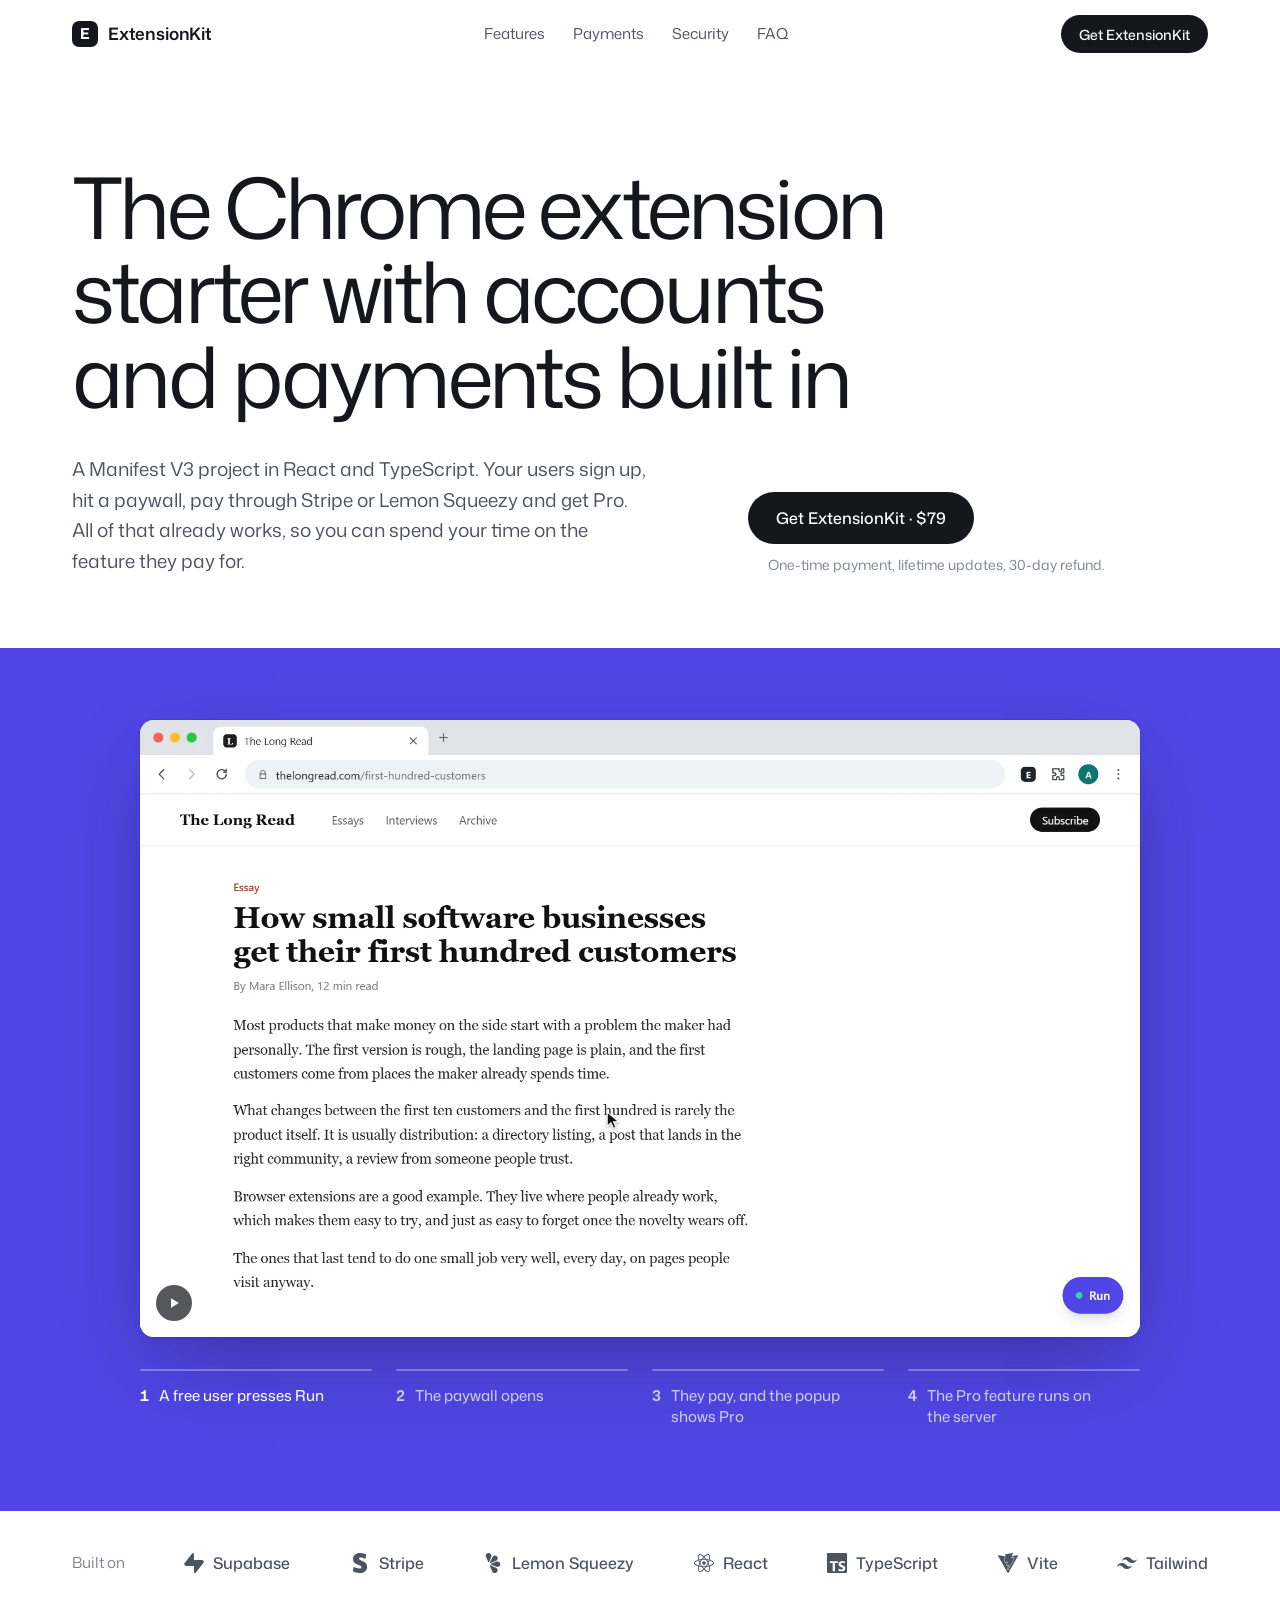
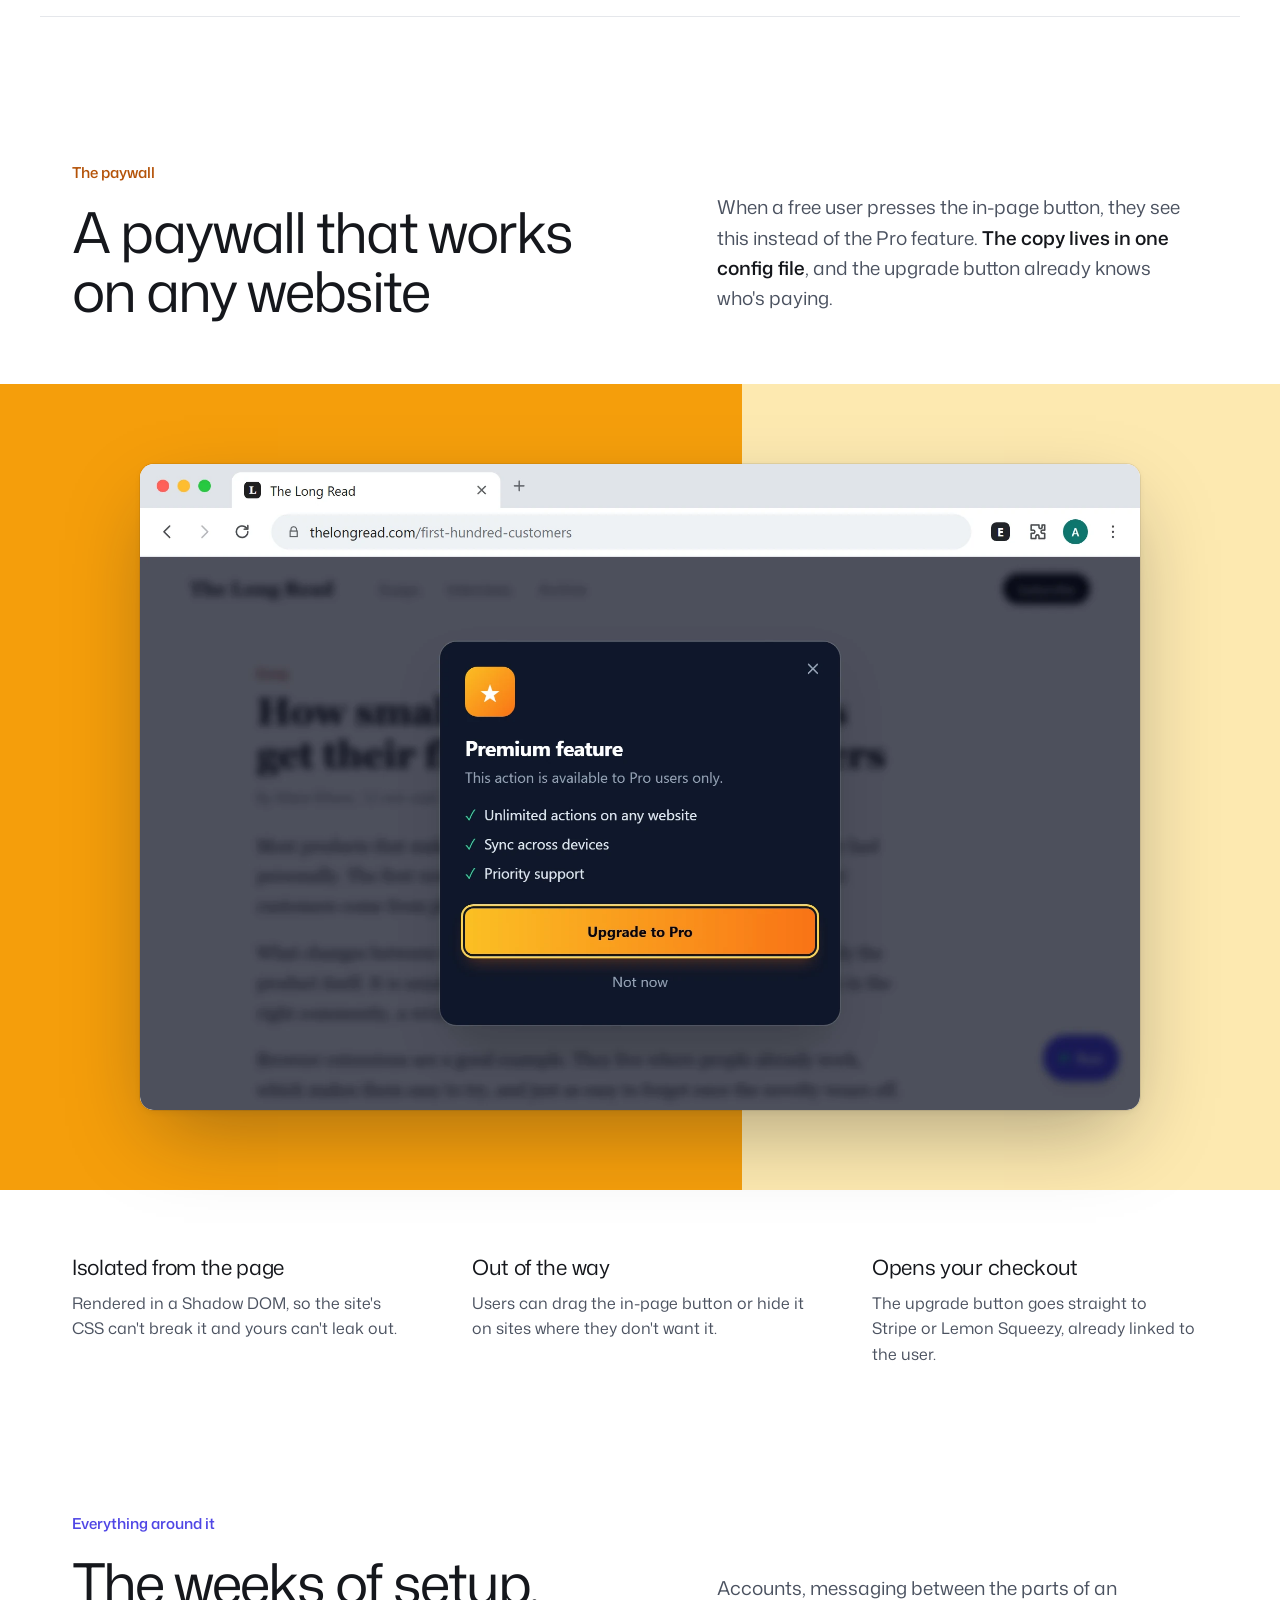
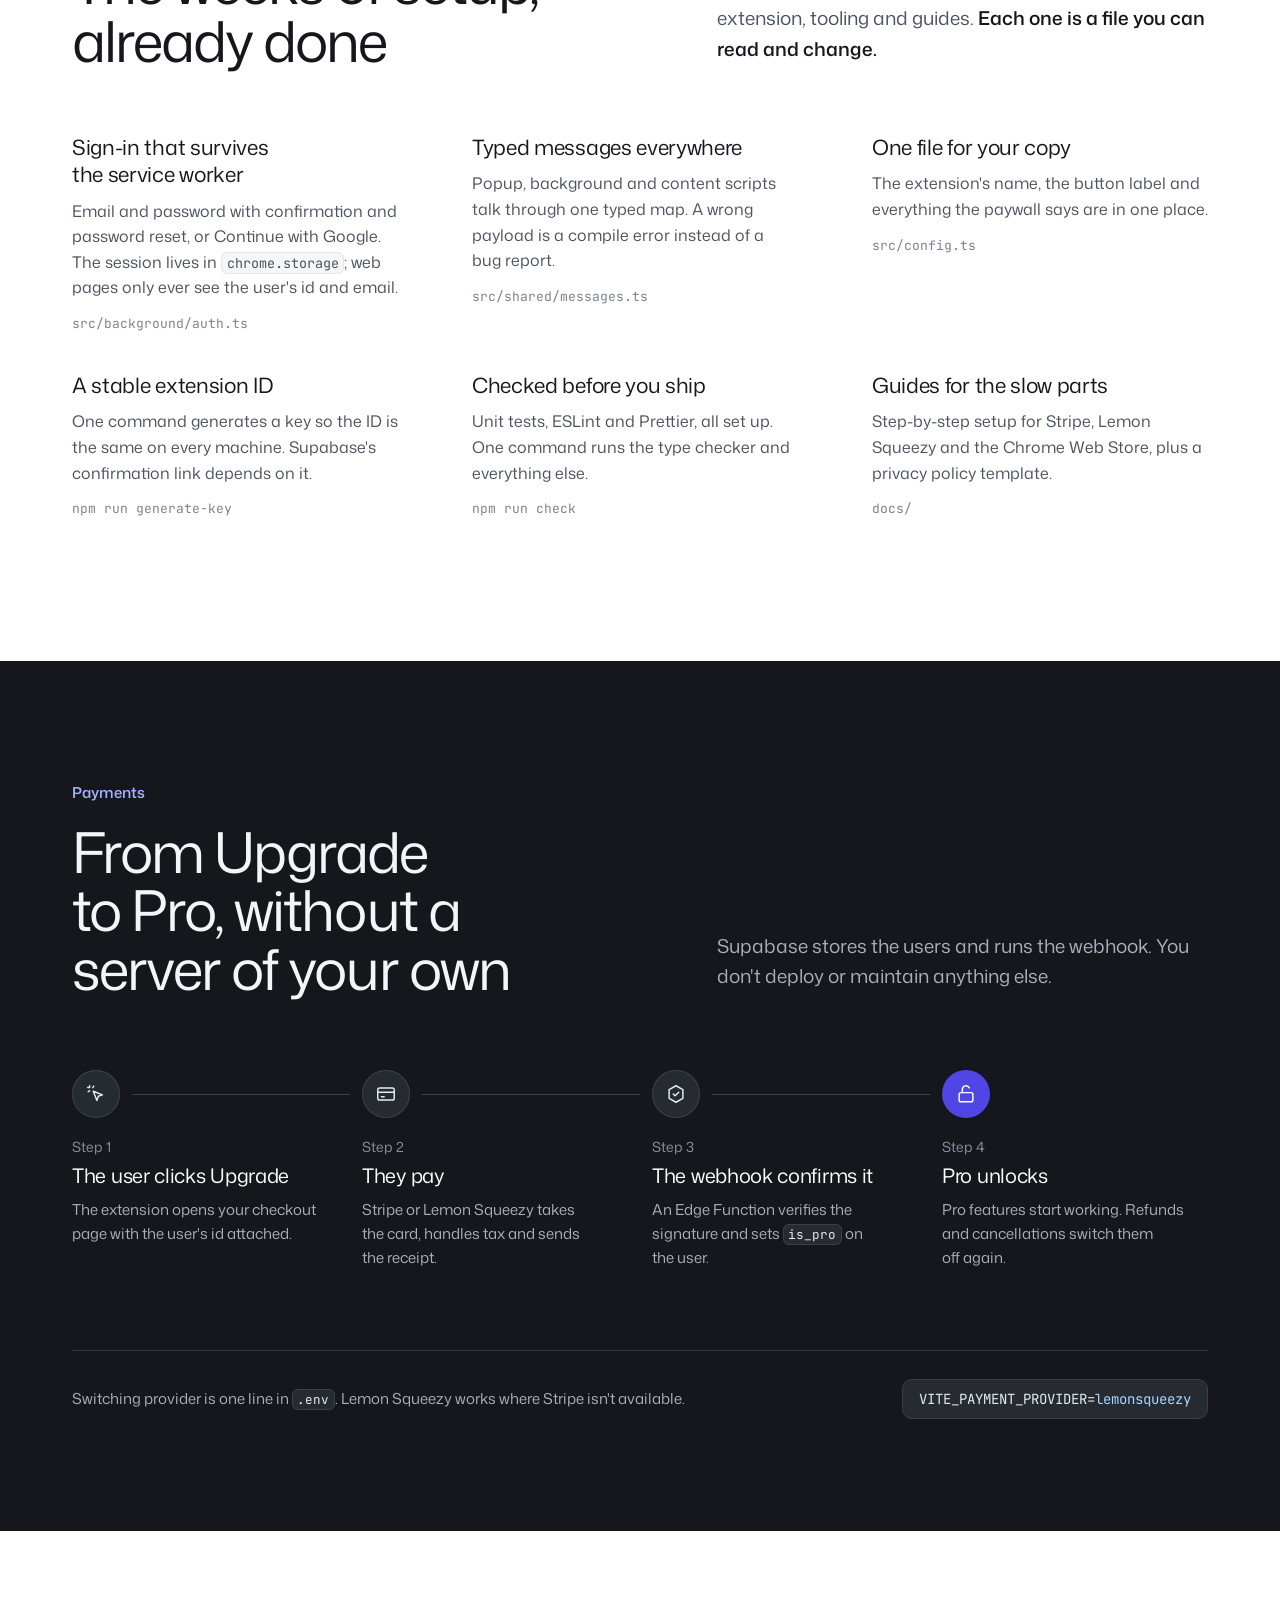
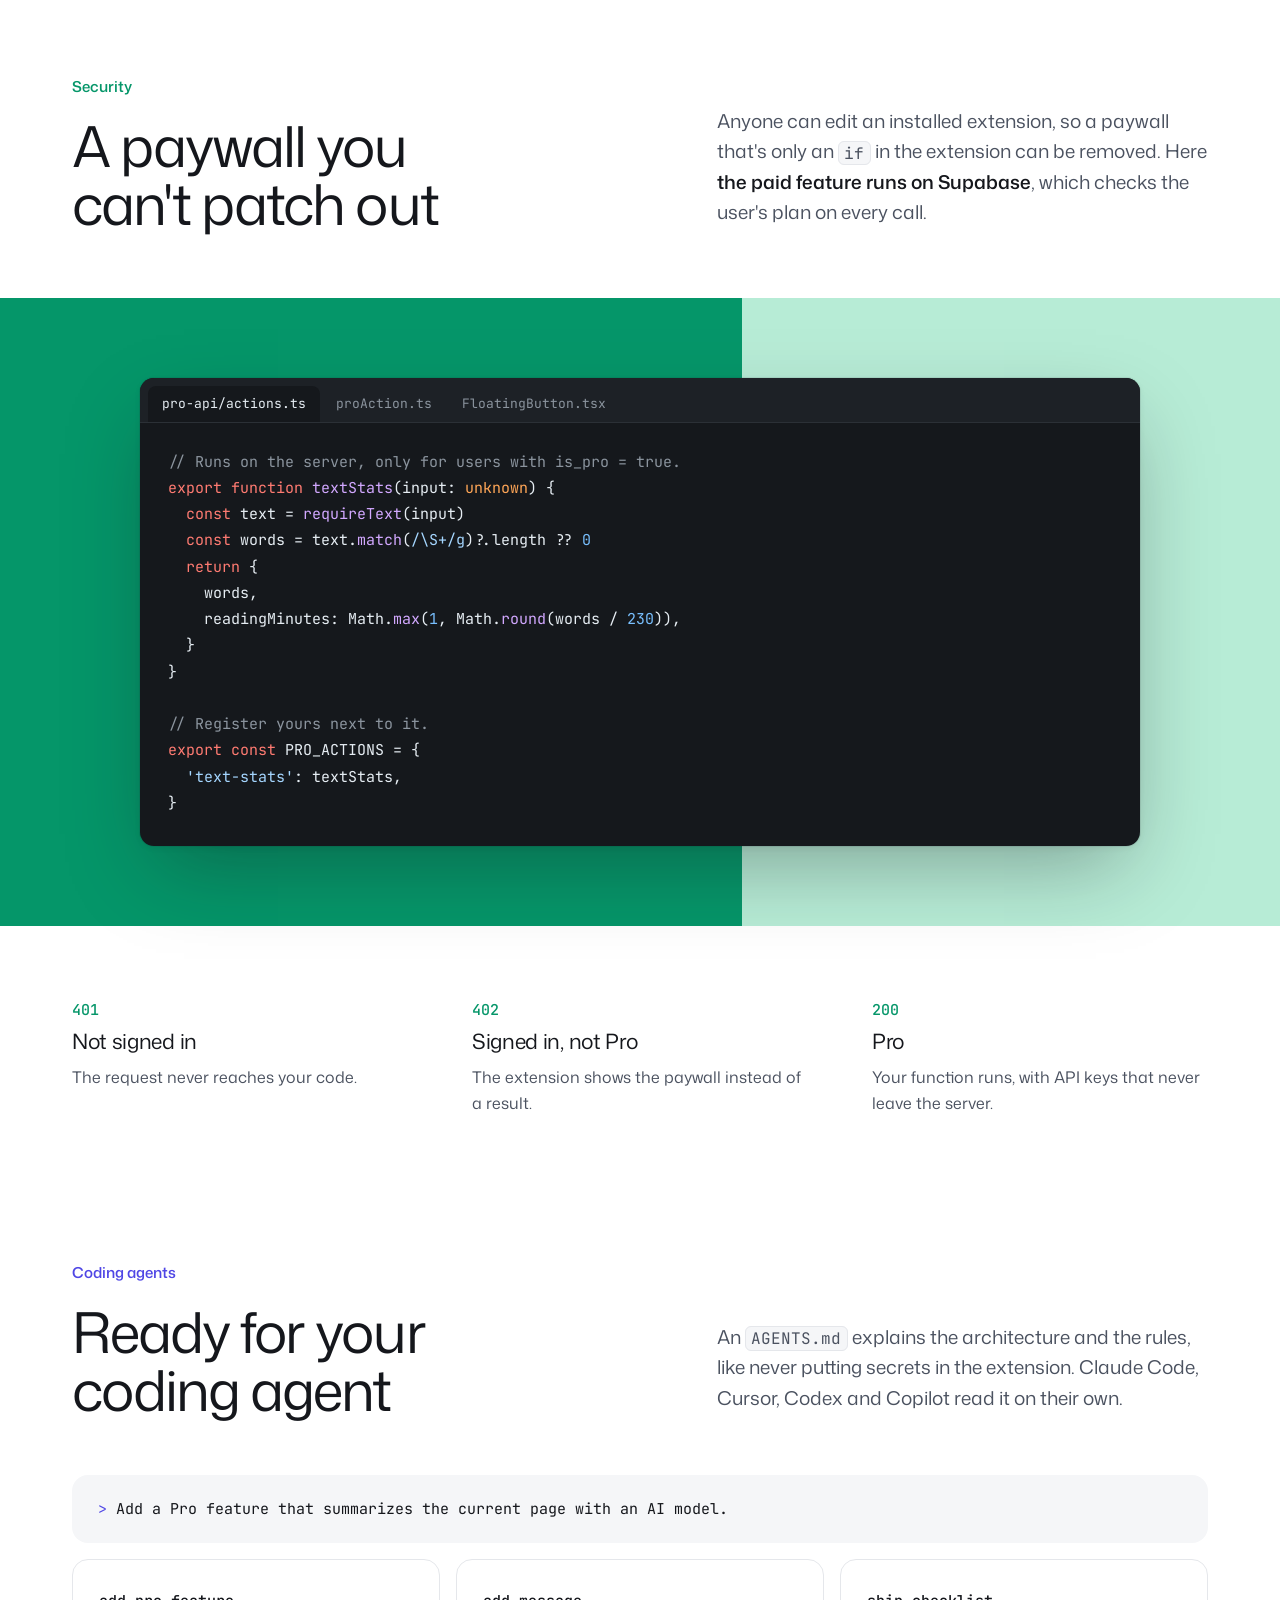
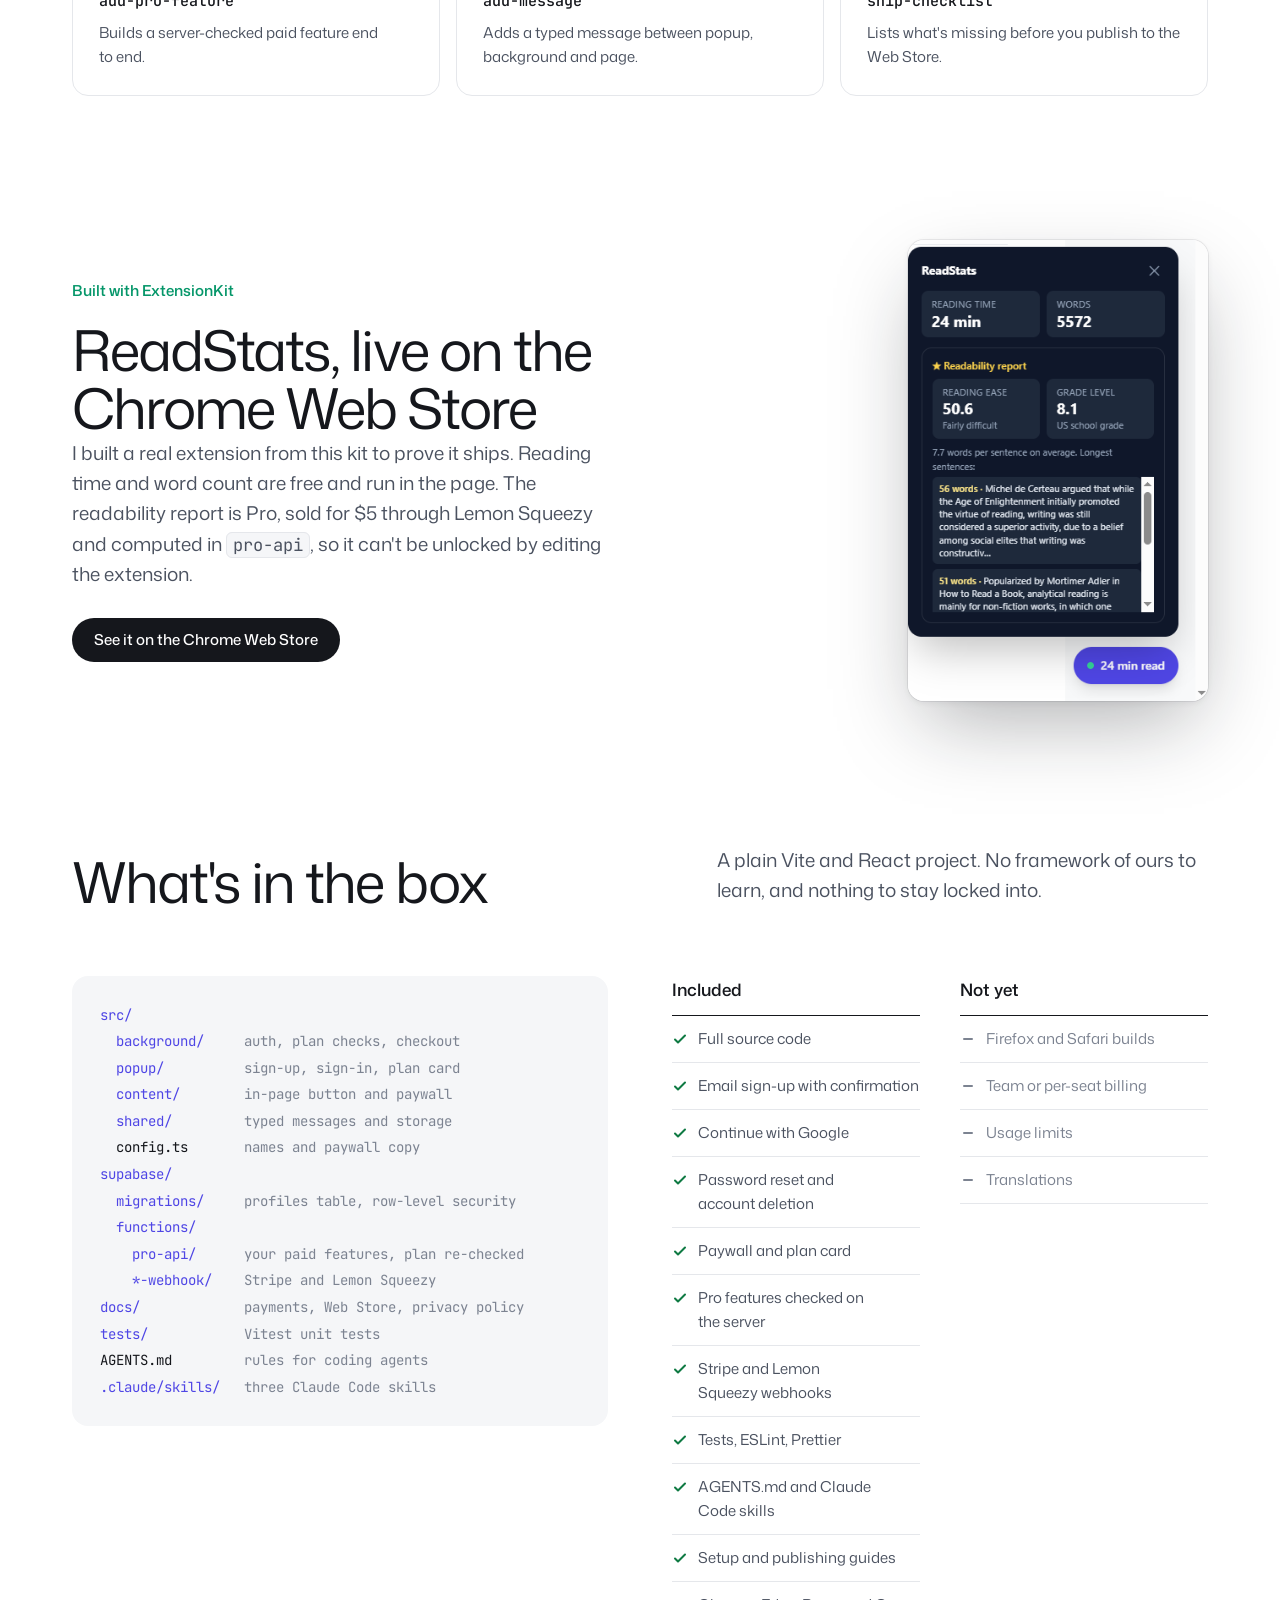
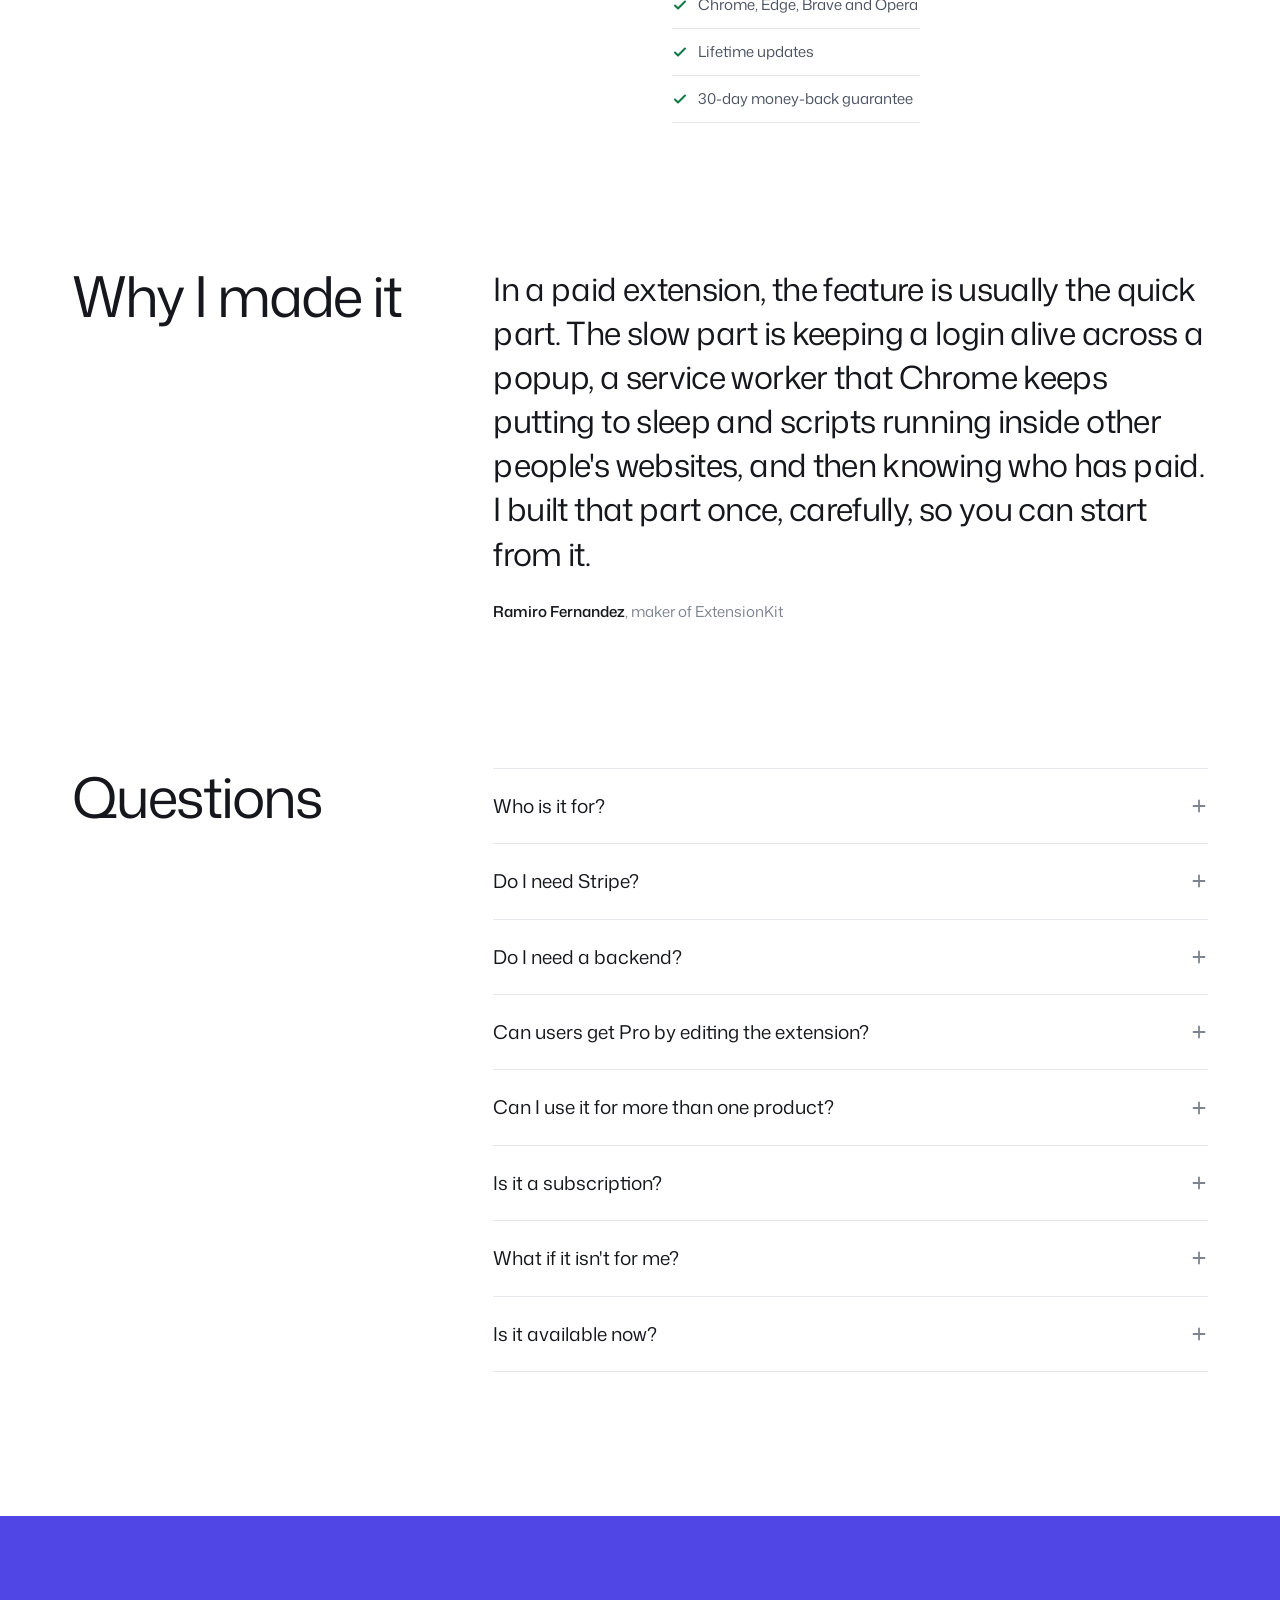
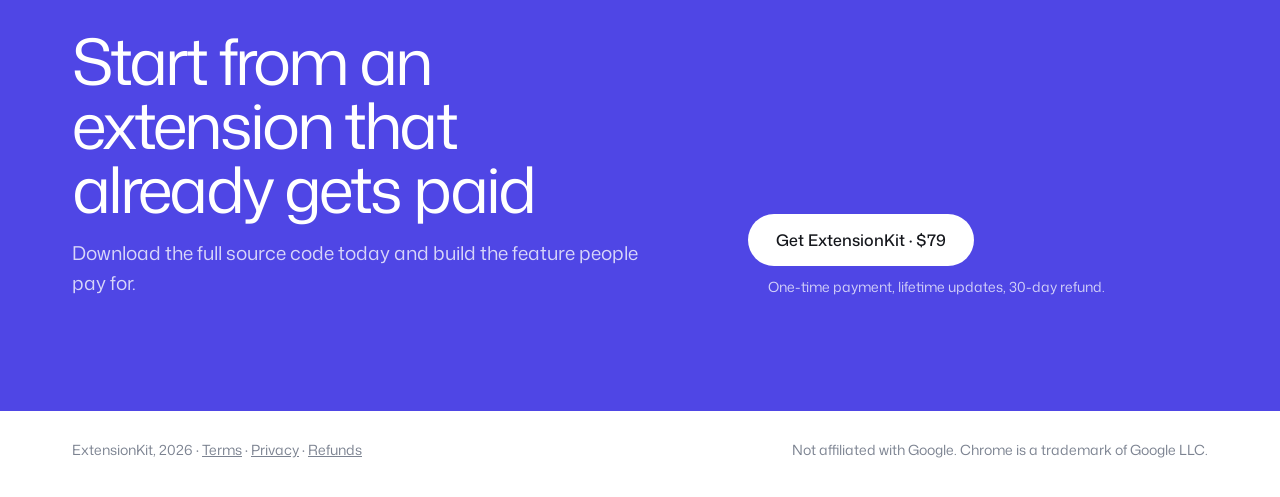
<file: index.html>
<!doctype html>
<html lang="en">
<head>
  <meta charset="utf-8" />
  <meta name="viewport" content="width=device-width, initial-scale=1" />
  <title>ExtensionKit: the Chrome extension starter with accounts and payments</title>
  <meta name="description" content="A Manifest V3 starter in React and TypeScript with Supabase and Google sign-in, an in-page paywall, server-checked Pro features and Stripe or Lemon Squeezy payments already wired up." />
  <link rel="canonical" href="https://getextensionkit.github.io/" />
  <meta property="og:type" content="website" />
  <meta property="og:site_name" content="ExtensionKit" />
  <meta property="og:url" content="https://getextensionkit.github.io/" />
  <meta property="og:title" content="ExtensionKit: the Chrome extension starter with accounts and payments" />
  <meta property="og:description" content="Sign-up, an in-page paywall and Stripe or Lemon Squeezy payments, already working in a Manifest V3 project. $79 once, lifetime updates." />
  <meta property="og:image" content="https://getextensionkit.github.io/img/og.png" />
  <meta property="og:image:type" content="image/png" />
  <meta property="og:image:width" content="1200" />
  <meta property="og:image:height" content="630" />
  <meta property="og:image:alt" content="ExtensionKit: the Chrome extension starter with accounts and payments built in, next to the extension popup in Chrome." />
  <meta name="twitter:card" content="summary_large_image" />
  <meta name="twitter:title" content="ExtensionKit: the Chrome extension starter with accounts and payments" />
  <meta name="twitter:description" content="Sign-up, an in-page paywall and Stripe or Lemon Squeezy payments, already working. $79 once, lifetime updates." />
  <meta name="twitter:image" content="https://getextensionkit.github.io/img/og.png" />
  <meta name="twitter:image:alt" content="ExtensionKit: the Chrome extension starter with accounts and payments built in, next to the extension popup in Chrome." />
  <meta name="color-scheme" content="light" />
  <meta name="theme-color" content="#ffffff" />
  <link rel="icon" href="data:image/svg+xml,%3Csvg xmlns='http://www.w3.org/2000/svg' viewBox='0 0 32 32'%3E%3Crect width='32' height='32' rx='8' fill='%231b1f24'/%3E%3Cpath d='M11 8.5h10.5v3.2h-6.8v2.7h6v3.1h-6v2.8h6.9v3.2H11z' fill='%23fff'/%3E%3C/svg%3E" />
  <link rel="preconnect" href="https://fonts.googleapis.com" />
  <link rel="preconnect" href="https://fonts.gstatic.com" crossorigin />
  <link href="https://fonts.googleapis.com/css2?family=Mona+Sans:wdth,wght@75..125,200..900&family=JetBrains+Mono:wght@400;500&display=swap" rel="stylesheet" />
  <link rel="preload" as="image" href="img/demo-poster.webp" media="(min-width: 641px)" />
  <style>
    :root {
      --bg: #ffffff;
      --bg-2: #f5f6f8;
      --ink: #15171c;
      --ink-2: #4b5260;
      --ink-3: #7c8391;
      --line: #e5e7eb;
      --line-2: #d4d8de;
      /* Color worlds, taken from the extension's own UI */
      --indigo: #4f46e5;
      --indigo-2: #c9cefc;
      --amber: #f59e0b;
      --amber-2: #fde9b0;
      --green: #059669;
      --green-2: #b7ecd6;
      --ok: #0f7a43;
      --err: #c0281b;
      --code-bg: #15181c;
      --sans: 'Mona Sans', system-ui, -apple-system, 'Segoe UI', sans-serif;
      --mono: 'JetBrains Mono', ui-monospace, Menlo, Consolas, monospace;
      --ease-out: cubic-bezier(0.23, 1, 0.32, 1);
      --shadow-lg: 0 0 0 1px rgba(21, 23, 28, .08), 0 2px 6px rgba(21, 23, 28, .06), 0 32px 80px -16px rgba(21, 23, 28, .35);
    }
    * { box-sizing: border-box; margin: 0; padding: 0; }
    html { scroll-behavior: smooth; scroll-padding-top: 80px; }
    body { background: var(--bg); color: var(--ink); font: 400 17px/1.6 var(--sans); -webkit-font-smoothing: antialiased; -moz-osx-font-smoothing: grayscale; overflow-x: hidden; }
    a { color: inherit; }
    img { display: block; max-width: 100%; height: auto; }
    h1, h2, h3 { text-wrap: balance; font-weight: 400; }
    p, li, summary { text-wrap: pretty; }
    ::selection { background: #d9dcfe; }
    :focus-visible { outline: 2px solid var(--indigo); outline-offset: 2px; border-radius: 6px; }
    code { font-family: var(--mono); font-size: .84em; }
    p code, li code { background: var(--bg-2); border: 1px solid var(--line); border-radius: 6px; padding: .05em .35em; }

    .wrap { max-width: 1200px; margin: 0 auto; padding: 0 32px; }

    /* Buttons and form */
    .btn { display: inline-flex; align-items: center; justify-content: center; gap: 8px; height: 44px; padding: 0 22px; border-radius: 999px; border: 0; background: var(--ink); color: #fff; font: 500 15px var(--sans); text-decoration: none; cursor: pointer; white-space: nowrap; -webkit-tap-highlight-color: transparent; touch-action: manipulation; transition: background-color 150ms ease, transform 120ms var(--ease-out); }
    .btn:hover { background: #30343c; }
    .btn:active { transform: scale(.97); }
    .hp { position: absolute; left: -9999px; width: 1px; height: 1px; opacity: 0; }
    .note { margin: 10px 0 0 20px; font-size: 14px; color: var(--ink-3); min-height: 22px; }
    .note.ok { color: var(--ok); }
    .note.err { color: var(--err); }

    /* Nav */
    .nav { position: sticky; top: 0; z-index: 10; background: rgba(255, 255, 255, .86); backdrop-filter: saturate(180%) blur(12px); -webkit-backdrop-filter: saturate(180%) blur(12px); border-bottom: 1px solid transparent; transition: border-color 200ms ease; }
    .nav.scrolled { border-bottom-color: var(--line); }
    .nav .wrap { display: flex; align-items: center; height: 68px; gap: 32px; }
    .logo { display: flex; align-items: center; gap: 10px; font-weight: 600; font-size: 17px; letter-spacing: -.01em; text-decoration: none; }
    .mark { width: 26px; height: 26px; border-radius: 7px; background: var(--ink); color: #fff; display: grid; place-items: center; font-size: 15px; font-weight: 700; }
    .nav nav { display: flex; gap: 28px; margin: 0 auto; font-size: 15px; color: var(--ink-2); }
    .nav nav a { text-decoration: none; padding: 8px 0; transition: color 150ms ease; }
    .nav nav a:hover { color: var(--ink); }
    .nav .btn { height: 38px; padding: 0 18px; font-size: 14px; }

    /* Type */
    .display { font-size: clamp(46px, 6.6vw, 88px); line-height: 1; letter-spacing: -.045em; }
    .h2 { font-size: clamp(36px, 4.4vw, 56px); line-height: 1.04; letter-spacing: -.035em; }
    .tag { font-size: 15px; font-weight: 550; margin-bottom: 18px; }
    .tag.indigo { color: var(--indigo); }
    .tag.amber { color: #b45309; }
    .tag.green { color: var(--green); }
    .lede { font-size: 19px; line-height: 1.6; color: var(--ink-2); }
    .lede b { color: var(--ink); font-weight: 550; }

    /* Section scaffolding: big headline left, copy right */
    .sec { padding-top: 144px; }
    .head { display: grid; grid-template-columns: minmax(0, 1.15fr) minmax(0, 1fr); gap: 32px 80px; align-items: end; }
    .head .lede { max-width: 520px; padding-bottom: 6px; }

    /* Full-bleed two-tone color world with the product floating across the seam */
    .world { margin-top: 64px; padding: 80px 0; background: linear-gradient(90deg, var(--c1) 0 58%, var(--c2) 58% 100%); }
    .world.indigo { --c1: var(--indigo); --c2: var(--indigo-2); }
    .world.amber { --c1: var(--amber); --c2: var(--amber-2); }
    .world.green { --c1: var(--green); --c2: var(--green-2); }
    .float { width: 100%; max-width: 1000px; margin: 0 auto; border-radius: 14px; overflow: hidden; box-shadow: var(--shadow-lg); background: #fff; }

    .points { display: grid; grid-template-columns: repeat(3, minmax(0, 1fr)); gap: 40px 64px; margin-top: 64px; }
    .points h3 { font-size: 21px; line-height: 1.3; letter-spacing: -.015em; }
    .points p { margin-top: 10px; font-size: 16px; color: var(--ink-2); }
    .points .path { margin-top: 14px; font: 13px var(--mono); color: var(--ink-3); }
    .points .code { font: 500 15px var(--mono); color: var(--green); margin-bottom: 8px; }

    /* Hero */
    .hero { padding-top: 96px; }
    .hero .display { max-width: 1060px; }
    .hero-row { display: grid; grid-template-columns: minmax(0, 1fr) 460px; gap: 48px 80px; align-items: end; margin-top: 36px; }
    .hero .lede { max-width: 580px; }
    .hero .world { margin-top: 72px; padding: 72px 0 80px; background: var(--indigo); }
    .frame { position: relative; }
    .frame video { display: block; width: 100%; height: auto; aspect-ratio: 1800 / 1110; }
    .frame .still { display: none; width: 100%; }
    .pp { position: absolute; left: 16px; bottom: 16px; width: 36px; height: 36px; border-radius: 50%; border: 0; background: rgba(21, 23, 28, .72); color: #fff; display: grid; place-items: center; cursor: pointer; opacity: 0; transition: opacity 150ms ease, background-color 150ms ease; -webkit-tap-highlight-color: transparent; }
    .frame:hover .pp, .pp:focus-visible, .pp.paused { opacity: 1; }
    .pp:hover { background: rgba(21, 23, 28, .9); }
    .pp svg { width: 16px; height: 16px; stroke: currentColor; fill: none; stroke-width: 2; stroke-linecap: round; }
    .pp .i-play { fill: currentColor; stroke: none; display: none; }
    .pp.paused .i-play { display: block; }
    .pp.paused .i-pause { display: none; }
    .steps { list-style: none; display: grid; grid-template-columns: repeat(4, minmax(0, 1fr)); gap: 24px; max-width: 1000px; margin: 32px auto 0; }
    .steps button { position: relative; display: flex; gap: 10px; align-items: baseline; width: 100%; padding: 16px 0 4px; border: 0; background: none; font: 450 15px/1.4 var(--sans); color: rgba(255, 255, 255, .72); text-align: left; cursor: pointer; transition: color 200ms ease; }
    .steps button::before, .steps button::after { content: ''; position: absolute; left: 0; right: 0; top: 0; height: 2px; border-radius: 2px; background: rgba(255, 255, 255, .3); }
    .steps button::after { background: #fff; transform-origin: left; transform: scaleX(var(--p, 0)); }
    .steps button.on, .steps button:hover { color: #fff; }
    .steps span { font-weight: 650; font-variant-numeric: tabular-nums; }
    .still-cap { display: none; margin-top: 16px; font-size: 14px; color: rgba(255, 255, 255, .85); }

    /* Stack */
    .stack .wrap { display: flex; flex-wrap: wrap; align-items: center; justify-content: space-between; gap: 18px 32px; padding-top: 40px; padding-bottom: 40px; border-bottom: 1px solid var(--line); }
    .stack p { font-size: 15px; color: var(--ink-3); }
    .stack span { display: inline-flex; align-items: center; gap: 9px; font-size: 16px; font-weight: 500; color: var(--ink-2); }
    .stack svg { width: 20px; height: 20px; fill: currentColor; }

    /* Payments (dark) */
    .pay { margin-top: 144px; background: var(--ink); color: #f3f5f7; padding: 120px 0 112px; }
    .pay .lede { color: #a9b0bb; }
    .pay .tag { color: #a5b4fc; }
    .flow { list-style: none; display: grid; grid-template-columns: repeat(4, minmax(0, 1fr)); gap: 24px; margin-top: 72px; }
    .flow li { position: relative; padding-top: 68px; }
    .flow li::before { content: ''; position: absolute; top: 24px; left: 60px; right: -12px; height: 1px; background: #3a404a; }
    .flow li:last-child::before { display: none; }
    .flow .ic { position: absolute; top: 0; left: 0; width: 48px; height: 48px; border-radius: 50%; background: #262a31; box-shadow: inset 0 0 0 1px #3a404a; display: grid; place-items: center; }
    .flow .ic svg { width: 22px; height: 22px; fill: none; stroke: #e7eaee; stroke-width: 1.6; stroke-linecap: round; stroke-linejoin: round; }
    .flow li:last-child .ic { background: var(--indigo); box-shadow: none; }
    .flow li:last-child .ic svg { stroke: #fff; }
    .flow h3 { font-size: 20px; line-height: 1.3; letter-spacing: -.015em; color: #fff; }
    .flow h3 small { display: block; font-size: 14px; color: #8a929e; margin-bottom: 6px; letter-spacing: 0; }
    .flow p { margin-top: 10px; font-size: 15px; color: #a9b0bb; }
    .pay code { background: #262a31; border: 1px solid #3a404a; color: #e7eaee; border-radius: 6px; padding: .05em .35em; }
    .provider { margin-top: 80px; display: flex; flex-wrap: wrap; align-items: center; justify-content: space-between; gap: 16px 24px; padding-top: 28px; border-top: 1px solid #30353e; color: #a9b0bb; font-size: 15px; }
    .provider pre { font: 14px var(--mono); color: #e7eaee; background: #262a31; border: 1px solid #3a404a; border-radius: 10px; padding: 10px 16px; overflow-x: auto; max-width: 100%; }
    .provider pre .v { color: #a5d6ff; }

    /* Code editor */
    .editor { max-width: 1000px; margin: 0 auto; background: var(--code-bg); border-radius: 14px; overflow: hidden; box-shadow: var(--shadow-lg); }
    .tabs { display: flex; gap: 2px; padding: 8px 8px 0; background: #1d2126; border-bottom: 1px solid #2b3036; overflow-x: auto; }
    .tabs button { font: 13px var(--mono); color: #8b949e; background: none; border: 0; padding: 9px 14px 10px; border-radius: 8px 8px 0 0; cursor: pointer; white-space: nowrap; transition: color 150ms ease, background-color 150ms ease; }
    .tabs button:hover { color: #c9d1d9; }
    .tabs button[aria-selected=true] { color: #e6edf3; background: var(--code-bg); }
    .tabs button:focus-visible { outline-offset: -2px; }
    .editor pre { font: 15px/1.75 var(--mono); color: #e6edf3; padding: 26px 28px 30px; overflow-x: auto; tab-size: 2; min-height: 340px; }
    .editor pre[hidden] { display: none; }
    .editor .k { color: #ff7b72; } .editor .s { color: #a5d6ff; } .editor .f { color: #d2a8ff; } .editor .c { color: #8b949e; } .editor .t { color: #ffa657; } .editor .n { color: #79c0ff; }

    /* Agents */
    .skills { margin-top: 56px; display: grid; grid-template-columns: repeat(3, minmax(0, 1fr)); gap: 16px; }
    .prompt { grid-column: 1 / -1; padding: 22px 26px; border-radius: 16px; background: var(--bg-2); font: 15px/1.6 var(--mono); color: var(--ink); }
    .prompt span { color: var(--indigo); }
    .built { display: grid; grid-template-columns: minmax(0, 1fr) auto; gap: 48px 80px; align-items: center; }
    .built .lede { max-width: 560px; }
    .built .lede code { font-size: .9em; }
    .built-links { margin-top: 28px; }
    .built img { width: 300px; height: auto; border-radius: 16px; box-shadow: var(--shadow-lg); }
    @media (max-width: 720px) { .built { grid-template-columns: minmax(0, 1fr); } .built img { justify-self: center; width: min(300px, 100%); } }
    .skill { padding: 26px; border-radius: 16px; border: 1px solid var(--line); }
    .skill code { font-size: 15px; font-weight: 500; color: var(--ink); }
    .skill p { margin-top: 8px; font-size: 15px; color: var(--ink-2); }

    /* Box */
    .box { display: grid; grid-template-columns: minmax(0, 1fr) minmax(0, 1fr); gap: 64px; margin-top: 64px; align-items: start; }
    .tree { font: 14px/1.9 var(--mono); color: var(--ink); background: var(--bg-2); border-radius: 16px; padding: 26px 28px; overflow-x: auto; }
    .tree .c { color: var(--ink-3); }
    .tree .d { color: var(--indigo); }
    .lists { display: grid; grid-template-columns: 1fr 1fr; gap: 40px; align-content: start; }
    .lists h3 { font-size: 17px; font-weight: 550; padding-bottom: 12px; border-bottom: 1px solid var(--ink); }
    .lists ul { list-style: none; }
    .lists li { display: flex; gap: 10px; padding: 11px 0; border-bottom: 1px solid var(--line); font-size: 15px; color: var(--ink-2); }
    .lists li svg { flex: none; width: 16px; height: 16px; margin-top: 4px; fill: none; stroke-width: 2; stroke-linecap: round; stroke-linejoin: round; }
    .lists .yes svg { stroke: var(--ok); }
    .lists .no li { color: var(--ink-3); }
    .lists .no svg { stroke: var(--ink-3); }

    /* Author */
    .author { display: grid; grid-template-columns: minmax(0, 1fr) minmax(0, 2fr); gap: 64px; }
    .author blockquote { font-size: clamp(24px, 2.6vw, 32px); line-height: 1.38; letter-spacing: -.02em; }
    .author .who { margin-top: 24px; font-size: 15px; color: var(--ink-3); }
    .author .who b { color: var(--ink); font-weight: 550; }

    /* FAQ */
    .faq { display: grid; grid-template-columns: minmax(0, 1fr) minmax(0, 2fr); gap: 64px; }
    .faq details { border-top: 1px solid var(--line); }
    .faq details:last-child { border-bottom: 1px solid var(--line); }
    .faq summary { list-style: none; display: flex; justify-content: space-between; align-items: center; gap: 24px; padding: 22px 0; font-size: 19px; cursor: pointer; }
    .faq summary::-webkit-details-marker { display: none; }
    .faq summary svg { flex: none; width: 18px; height: 18px; fill: none; stroke: var(--ink-3); stroke-width: 1.8; stroke-linecap: round; transition: transform 200ms var(--ease-out); }
    .faq details[open] summary svg { transform: rotate(45deg); }
    .faq details p { padding: 0 48px 24px 0; color: var(--ink-2); max-width: 680px; }
    .faq details[open] p { animation: open 200ms var(--ease-out); }
    @keyframes open { from { opacity: 0; transform: translateY(-4px); } }

    /* Final CTA */
    .cta { margin-top: 144px; background: var(--indigo); color: #fff; padding: 112px 0; }
    .cta .wrap { display: grid; grid-template-columns: minmax(0, 1fr) 460px; gap: 48px 80px; align-items: end; }
    .cta .lede { color: rgba(255, 255, 255, .78); margin-top: 18px; }
    .cta .display { font-size: clamp(40px, 5vw, 68px); max-width: 680px; }
    .btn.buy { height: 52px; padding: 0 28px; font-size: 16px; }
    .cta .btn { background: #fff; color: var(--ink); }
    .cta .btn:hover { background: #eef0ff; }
    .cta .note { color: rgba(255, 255, 255, .75); }
    .cta .note.ok { color: #c8f7dc; }
    .cta .note.err { color: #ffd4cf; }

    footer .wrap { display: flex; flex-wrap: wrap; justify-content: space-between; gap: 8px 24px; padding-top: 28px; padding-bottom: 36px; font-size: 14px; color: var(--ink-3); }

    /* One orchestrated entrance */
    @media (prefers-reduced-motion: no-preference) {
      .hero .display, .hero-row, .hero .world { animation: rise 800ms var(--ease-out) both; }
      .hero-row { animation-delay: 90ms; }
      .hero .world { animation-delay: 200ms; animation-duration: 1000ms; }
      @keyframes rise { from { opacity: 0; transform: translateY(18px); } }
    }

    @media (max-width: 1080px) {
      .head, .hero-row, .cta .wrap { grid-template-columns: minmax(0, 1fr); }
      .hero-row .signup, .cta .signup { max-width: 520px; }
      .points, .skills { grid-template-columns: repeat(2, minmax(0, 1fr)); }
      .box, .author, .faq { grid-template-columns: minmax(0, 1fr); gap: 40px; }
      .flow { grid-template-columns: repeat(2, minmax(0, 1fr)); row-gap: 56px; }
      .flow li:nth-child(2)::before { display: none; }
    }
    @media (max-width: 720px) {
      .wrap { padding: 0 20px; }
      .nav nav { display: none; }
      .nav .btn { margin-left: auto; }
      .hero { padding-top: 48px; }
      .display { font-size: 44px; letter-spacing: -.04em; }
      .lede { font-size: 17px; }
      .sec { padding-top: 96px; }
      .world { margin-top: 40px; padding: 40px 0; background: linear-gradient(180deg, var(--c1) 0 62%, var(--c2) 62% 100%); }
      .hero .world { margin-top: 48px; padding: 32px 0 40px; }
      .points, .skills { grid-template-columns: minmax(0, 1fr); gap: 32px; }
      .flow { grid-template-columns: minmax(0, 1fr); }
      .flow li::before { display: none; }
      .pay { margin-top: 96px; padding: 88px 0; }
      .lists { grid-template-columns: minmax(0, 1fr); }
      .cta { margin-top: 96px; padding: 80px 0; }
      .stack .wrap { justify-content: flex-start; }
      .editor pre, .tree { font-size: 12.5px; }
      .editor pre { min-height: 0; padding: 18px; }
    }
    @media (max-width: 640px) {
      .frame video, .pp, .steps { display: none; }
      .frame .still { display: block; }
      .still-cap { display: block; }
    }
    @media (prefers-reduced-motion: reduce) {
      html { scroll-behavior: auto; }
      .btn, .faq summary svg, .tabs button, .nav, .nav nav a, .pp, .steps button { transition: none; }
      .btn:active { transform: none; }
      .faq details[open] p { animation: none; }
    }
  </style>
</head>
<body>
  <svg width="0" height="0" style="position:absolute" aria-hidden="true"><symbol id="i-supabase" viewBox="0 0 24 24"><path d="M11.9 1.036c-.015-.986-1.26-1.41-1.874-.637L.764 12.05C-.33 13.427.65 15.455 2.409 15.455h9.579l.113 7.51c.014.985 1.259 1.408 1.873.636l9.262-11.653c1.093-1.375.113-3.403-1.645-3.403h-9.642z"/></symbol><symbol id="i-stripe" viewBox="0 0 24 24"><path d="M13.976 9.15c-2.172-.806-3.356-1.426-3.356-2.409 0-.831.683-1.305 1.901-1.305 2.227 0 4.515.858 6.09 1.631l.89-5.494C18.252.975 15.697 0 12.165 0 9.667 0 7.589.654 6.104 1.872 4.56 3.147 3.757 4.992 3.757 7.218c0 4.039 2.467 5.76 6.476 7.219 2.585.92 3.445 1.574 3.445 2.583 0 .98-.84 1.545-2.354 1.545-1.875 0-4.965-.921-6.99-2.109l-.9 5.555C5.175 22.99 8.385 24 11.714 24c2.641 0 4.843-.624 6.328-1.813 1.664-1.305 2.525-3.236 2.525-5.732 0-4.128-2.524-5.851-6.594-7.305h.003z"/></symbol><symbol id="i-lemonsqueezy" viewBox="0 0 24 24"><path d="m7.4916 10.835 2.3748-6.5114a3.1497 3.1497 0 0 0-.065-2.3418C9.0315.183 6.9427-.398 5.2928.265 3.643.929 2.71 2.4348 3.512 4.3046l2.8197 6.5615c.219.509.97.489 1.16-.03m1.6798 1.0969 6.5334-2.7758c2.1699-.9219 2.7218-3.6907 1.022-5.2905l-.068-.063c-1.6669-1.5469-4.4217-1.002-5.3706 1.0359L8.3566 11.135c-.234.503.295 1.0199.8159.7979m.373.87 6.6454-2.5119c2.2078-.8349 4.6206.745 4.5886 3.0398l-.002.09c-.048 2.2358-2.3938 3.7376-4.5536 2.9467l-6.6724-2.4418a.595.595 0 0 1-.006-1.1229m-.386 1.9269 6.4375 2.9767a3.2997 3.2997 0 0 1 1.6658 1.6989c.769 1.7998-.283 3.6396-1.9328 4.3016-1.6499.662-3.4097.235-4.2097-1.6359l-2.8027-6.5694c-.217-.509.328-1.009.8419-.772"/></symbol><symbol id="i-react" viewBox="0 0 24 24"><path d="M14.23 12.004a2.236 2.236 0 0 1-2.235 2.236 2.236 2.236 0 0 1-2.236-2.236 2.236 2.236 0 0 1 2.235-2.236 2.236 2.236 0 0 1 2.236 2.236zm2.648-10.69c-1.346 0-3.107.96-4.888 2.622-1.78-1.653-3.542-2.602-4.887-2.602-.41 0-.783.093-1.106.278-1.375.793-1.683 3.264-.973 6.365C1.98 8.917 0 10.42 0 12.004c0 1.59 1.99 3.097 5.043 4.03-.704 3.113-.39 5.588.988 6.38.32.187.69.275 1.102.275 1.345 0 3.107-.96 4.888-2.624 1.78 1.654 3.542 2.603 4.887 2.603.41 0 .783-.09 1.106-.275 1.374-.792 1.683-3.263.973-6.365C22.02 15.096 24 13.59 24 12.004c0-1.59-1.99-3.097-5.043-4.032.704-3.11.39-5.587-.988-6.38-.318-.184-.688-.277-1.092-.278zm-.005 1.09v.006c.225 0 .406.044.558.127.666.382.955 1.835.73 3.704-.054.46-.142.945-.25 1.44-.96-.236-2.006-.417-3.107-.534-.66-.905-1.345-1.727-2.035-2.447 1.592-1.48 3.087-2.292 4.105-2.295zm-9.77.02c1.012 0 2.514.808 4.11 2.28-.686.72-1.37 1.537-2.02 2.442-1.107.117-2.154.298-3.113.538-.112-.49-.195-.964-.254-1.42-.23-1.868.054-3.32.714-3.707.19-.09.4-.127.563-.132zm4.882 3.05c.455.468.91.992 1.36 1.564-.44-.02-.89-.034-1.345-.034-.46 0-.915.01-1.36.034.44-.572.895-1.096 1.345-1.565zM12 8.1c.74 0 1.477.034 2.202.093.406.582.802 1.203 1.183 1.86.372.64.71 1.29 1.018 1.946-.308.655-.646 1.31-1.013 1.95-.38.66-.773 1.288-1.18 1.87-.728.063-1.466.098-2.21.098-.74 0-1.477-.035-2.202-.093-.406-.582-.802-1.204-1.183-1.86-.372-.64-.71-1.29-1.018-1.946.303-.657.646-1.313 1.013-1.954.38-.66.773-1.286 1.18-1.868.728-.064 1.466-.098 2.21-.098zm-3.635.254c-.24.377-.48.763-.704 1.16-.225.39-.435.782-.635 1.174-.265-.656-.49-1.31-.676-1.947.64-.15 1.315-.283 2.015-.386zm7.26 0c.695.103 1.365.23 2.006.387-.18.632-.405 1.282-.66 1.933-.2-.39-.41-.783-.64-1.174-.225-.392-.465-.774-.705-1.146zm3.063.675c.484.15.944.317 1.375.498 1.732.74 2.852 1.708 2.852 2.476-.005.768-1.125 1.74-2.857 2.475-.42.18-.88.342-1.355.493-.28-.958-.646-1.956-1.1-2.98.45-1.017.81-2.01 1.085-2.964zm-13.395.004c.278.96.645 1.957 1.1 2.98-.45 1.017-.812 2.01-1.086 2.964-.484-.15-.944-.318-1.37-.5-1.732-.737-2.852-1.706-2.852-2.474 0-.768 1.12-1.742 2.852-2.476.42-.18.88-.342 1.356-.494zm11.678 4.28c.265.657.49 1.312.676 1.948-.64.157-1.316.29-2.016.39.24-.375.48-.762.705-1.158.225-.39.435-.788.636-1.18zm-9.945.02c.2.392.41.783.64 1.175.23.39.465.772.705 1.143-.695-.102-1.365-.23-2.006-.386.18-.63.406-1.282.66-1.933zM17.92 16.32c.112.493.2.968.254 1.423.23 1.868-.054 3.32-.714 3.708-.147.09-.338.128-.563.128-1.012 0-2.514-.807-4.11-2.28.686-.72 1.37-1.536 2.02-2.44 1.107-.118 2.154-.3 3.113-.54zm-11.83.01c.96.234 2.006.415 3.107.532.66.905 1.345 1.727 2.035 2.446-1.595 1.483-3.092 2.295-4.11 2.295-.22-.005-.406-.05-.553-.132-.666-.38-.955-1.834-.73-3.703.054-.46.142-.944.25-1.438zm4.56.64c.44.02.89.034 1.345.034.46 0 .915-.01 1.36-.034-.44.572-.895 1.095-1.345 1.565-.455-.47-.91-.993-1.36-1.565z"/></symbol><symbol id="i-vite" viewBox="0 0 24 24"><path d="m8.286 10.578.512-8.657a.306.306 0 0 1 .247-.282L17.377.006a.306.306 0 0 1 .353.385l-1.558 5.403a.306.306 0 0 0 .352.385l2.388-.46a.306.306 0 0 1 .332.438l-6.79 13.55-.123.19a.294.294 0 0 1-.252.14c-.177 0-.35-.152-.305-.369l1.095-5.301a.306.306 0 0 0-.388-.355l-1.433.435a.306.306 0 0 1-.389-.354l.69-3.375a.306.306 0 0 0-.37-.36l-2.32.536a.306.306 0 0 1-.374-.316zm14.976-7.926L17.284 3.74l-.544 1.887 2.077-.4a.8.8 0 0 1 .84.369.8.8 0 0 1 .034.783L12.9 19.93l-.013.025-.015.023-.122.19a.801.801 0 0 1-.672.37.826.826 0 0 1-.634-.302.8.8 0 0 1-.16-.67l1.029-4.981-1.12.34a.81.81 0 0 1-.86-.262.802.802 0 0 1-.165-.67l.63-3.08-2.027.468a.808.808 0 0 1-.768-.233.81.81 0 0 1-.217-.6l.389-6.57-7.44-1.33a.612.612 0 0 0-.64.906L11.58 23.691a.612.612 0 0 0 1.066-.004l11.26-20.135a.612.612 0 0 0-.644-.9z"/></symbol><symbol id="i-typescript" viewBox="0 0 24 24"><path d="M1.125 0C.502 0 0 .502 0 1.125v21.75C0 23.498.502 24 1.125 24h21.75c.623 0 1.125-.502 1.125-1.125V1.125C24 .502 23.498 0 22.875 0zm17.363 9.75c.612 0 1.154.037 1.627.111a6.38 6.38 0 0 1 1.306.34v2.458a3.95 3.95 0 0 0-.643-.361 5.093 5.093 0 0 0-.717-.26 5.453 5.453 0 0 0-1.426-.2c-.3 0-.573.028-.819.086a2.1 2.1 0 0 0-.623.242c-.17.104-.3.229-.393.374a.888.888 0 0 0-.14.49c0 .196.053.373.156.529.104.156.252.304.443.444s.423.276.696.41c.273.135.582.274.926.416.47.197.892.407 1.266.628.374.222.695.473.963.753.268.279.472.598.614.957.142.359.214.776.214 1.253 0 .657-.125 1.21-.373 1.656a3.033 3.033 0 0 1-1.012 1.085 4.38 4.38 0 0 1-1.487.596c-.566.12-1.163.18-1.79.18a9.916 9.916 0 0 1-1.84-.164 5.544 5.544 0 0 1-1.512-.493v-2.63a5.033 5.033 0 0 0 3.237 1.2c.333 0 .624-.03.872-.09.249-.06.456-.144.623-.25.166-.108.29-.234.373-.38a1.023 1.023 0 0 0-.074-1.089 2.12 2.12 0 0 0-.537-.5 5.597 5.597 0 0 0-.807-.444 27.72 27.72 0 0 0-1.007-.436c-.918-.383-1.602-.852-2.053-1.405-.45-.553-.676-1.222-.676-2.005 0-.614.123-1.141.369-1.582.246-.441.58-.804 1.004-1.089a4.494 4.494 0 0 1 1.47-.629 7.536 7.536 0 0 1 1.77-.201zm-15.113.188h9.563v2.166H9.506v9.646H6.789v-9.646H3.375z"/></symbol><symbol id="i-tailwindcss" viewBox="0 0 24 24"><path d="M12.001,4.8c-3.2,0-5.2,1.6-6,4.8c1.2-1.6,2.6-2.2,4.2-1.8c0.913,0.228,1.565,0.89,2.288,1.624 C13.666,10.618,15.027,12,18.001,12c3.2,0,5.2-1.6,6-4.8c-1.2,1.6-2.6,2.2-4.2,1.8c-0.913-0.228-1.565-0.89-2.288-1.624 C16.337,6.182,14.976,4.8,12.001,4.8z M6.001,12c-3.2,0-5.2,1.6-6,4.8c1.2-1.6,2.6-2.2,4.2-1.8c0.913,0.228,1.565,0.89,2.288,1.624 c1.177,1.194,2.538,2.576,5.512,2.576c3.2,0,5.2-1.6,6-4.8c-1.2,1.6-2.6,2.2-4.2,1.8c-0.913-0.228-1.565-0.89-2.288-1.624 C10.337,13.382,8.976,12,6.001,12z"/></symbol></svg>
  <header class="nav" id="nav">
    <div class="wrap">
      <a class="logo" href="#"><span class="mark">E</span>ExtensionKit</a>
      <nav>
        <a href="#features">Features</a>
        <a href="#payments">Payments</a>
        <a href="#code">Security</a>
        <a href="#faq">FAQ</a>
      </nav>
      <a class="btn" href="https://ramirofernandez.lemonsqueezy.com/checkout/buy/ac610234-572d-4f9f-84d0-cdfcd44b691b">Get ExtensionKit</a>
    </div>
  </header>

  <main>
    <section class="hero">
      <div class="wrap">
        <h1 class="display">The Chrome extension starter with accounts and payments built in</h1>
        <div class="hero-row">
          <p class="lede">A Manifest V3 project in React and TypeScript. Your users sign up, hit a paywall, pay through Stripe or Lemon Squeezy and get Pro. All of that already works, so you can spend your time on the feature they pay for.</p>
          <div class="signup">
            <a class="btn buy" href="https://ramirofernandez.lemonsqueezy.com/checkout/buy/ac610234-572d-4f9f-84d0-cdfcd44b691b">Get ExtensionKit · $79</a>
            <p class="note">One-time payment, lifetime updates, 30-day refund.</p>
          </div>
        </div>
      </div>
      <div class="world indigo">
        <div class="wrap">
          <figure>
            <div class="float frame">
              <video class="demo" id="demo" muted loop playsinline preload="none" poster="img/demo-poster.webp" width="1800" height="1110" aria-label="Demo: on an article page, a free user presses the extension's Run button and gets the paywall. After upgrading, the extension popup shows the Pro plan, and pressing Run again shows the word count and reading time computed on the server."></video>
              <img class="still" src="img/hero-crop.webp" width="1240" height="1480" alt="Chrome showing an article page with the ExtensionKit popup open from the toolbar: signed in as ada@example.com on the Free plan, with an Upgrade to Pro button." />
              <button class="pp" id="pp" type="button" aria-label="Pause the demo">
                <svg class="i-pause" viewBox="0 0 16 16" aria-hidden="true"><path d="M5 3.5v9M11 3.5v9" /></svg>
                <svg class="i-play" viewBox="0 0 16 16" aria-hidden="true"><path d="M5 3.2v9.6L12.8 8z" /></svg>
              </button>
            </div>
            <ol class="steps" id="steps">
              <li><button type="button" data-from="0" data-to="1.6"><span>1</span>A free user presses Run</button></li>
              <li><button type="button" data-from="1.6" data-to="3.2"><span>2</span>The paywall opens</button></li>
              <li><button type="button" data-from="3.2" data-to="7.4"><span>3</span>They pay, and the popup shows Pro</button></li>
              <li><button type="button" data-from="7.4" data-to="13.2"><span>4</span>The Pro feature runs on the server</button></li>
            </ol>
            <figcaption class="still-cap">The demo extension that ships with the code, signed in on the free plan.</figcaption>
          </figure>
        </div>
      </div>
    </section>

    <div class="stack">
      <div class="wrap">
        <p>Built on</p>
        <span><svg aria-hidden="true"><use href="#i-supabase" /></svg>Supabase</span>
        <span><svg aria-hidden="true"><use href="#i-stripe" /></svg>Stripe</span>
        <span><svg aria-hidden="true"><use href="#i-lemonsqueezy" /></svg>Lemon Squeezy</span>
        <span><svg aria-hidden="true"><use href="#i-react" /></svg>React</span>
        <span><svg aria-hidden="true"><use href="#i-typescript" /></svg>TypeScript</span>
        <span><svg aria-hidden="true"><use href="#i-vite" /></svg>Vite</span>
        <span><svg aria-hidden="true"><use href="#i-tailwindcss" /></svg>Tailwind</span>
      </div>
    </div>

    <section class="sec" id="features">
      <div class="wrap head">
        <div>
          <p class="tag amber">The paywall</p>
          <h2 class="h2">A paywall that works on any website</h2>
        </div>
        <p class="lede">When a free user presses the in-page button, they see this instead of the Pro feature. <b>The copy lives in one config file</b>, and the upgrade button already knows who's paying.</p>
      </div>
      <div class="world amber">
        <div class="wrap">
          <img class="float" src="img/paywall.webp" width="1920" height="1240" loading="lazy" alt="The ExtensionKit paywall dialog over an article: Premium feature, a list of Pro benefits and an Upgrade to Pro button." />
        </div>
      </div>
      <div class="wrap points">
        <div>
          <h3>Isolated from the page</h3>
          <p>Rendered in a Shadow DOM, so the site's CSS can't break it and yours can't leak out.</p>
        </div>
        <div>
          <h3>Out of the way</h3>
          <p>Users can drag the in-page button or hide it on sites where they don't want it.</p>
        </div>
        <div>
          <h3>Opens your checkout</h3>
          <p>The upgrade button goes straight to Stripe or Lemon Squeezy, already linked to the user.</p>
        </div>
      </div>
    </section>

    <section class="sec">
      <div class="wrap head">
        <div>
          <p class="tag indigo">Everything around it</p>
          <h2 class="h2">The weeks of setup, already done</h2>
        </div>
        <p class="lede">Accounts, messaging between the parts of an extension, tooling and guides. <b>Each one is a file you can read and change.</b></p>
      </div>
      <div class="wrap points">
        <div>
          <h3>Sign-in that survives the service worker</h3>
          <p>Email and password with confirmation and password reset, or Continue with Google. The session lives in <code>chrome.storage</code>; web pages only ever see the user's id and email.</p>
          <p class="path">src/background/auth.ts</p>
        </div>
        <div>
          <h3>Typed messages everywhere</h3>
          <p>Popup, background and content scripts talk through one typed map. A wrong payload is a compile error instead of a bug report.</p>
          <p class="path">src/shared/messages.ts</p>
        </div>
        <div>
          <h3>One file for your copy</h3>
          <p>The extension's name, the button label and everything the paywall says are in one place.</p>
          <p class="path">src/config.ts</p>
        </div>
        <div>
          <h3>A stable extension ID</h3>
          <p>One command generates a key so the ID is the same on every machine. Supabase's confirmation link depends on it.</p>
          <p class="path">npm run generate-key</p>
        </div>
        <div>
          <h3>Checked before you ship</h3>
          <p>Unit tests, ESLint and Prettier, all set up. One command runs the type checker and everything else.</p>
          <p class="path">npm run check</p>
        </div>
        <div>
          <h3>Guides for the slow parts</h3>
          <p>Step-by-step setup for Stripe, Lemon Squeezy and the Chrome Web Store, plus a privacy policy template.</p>
          <p class="path">docs/</p>
        </div>
      </div>
    </section>

    <section class="pay" id="payments">
      <div class="wrap">
        <div class="head">
          <div>
            <p class="tag">Payments</p>
            <h2 class="h2">From Upgrade to Pro, without a server of your own</h2>
          </div>
          <p class="lede">Supabase stores the users and runs the webhook. You don't deploy or maintain anything else.</p>
        </div>
        <ol class="flow">
          <li>
            <span class="ic"><svg viewBox="0 0 24 24"><path d="M9 9l10 4-4.5 1.5L13 19z" /><path d="M5 3v2M3 5h2M9.5 3.5l-1 1.5M3.5 9.5l1.5-1" /></svg></span>
            <h3><small>Step 1</small>The user clicks Upgrade</h3>
            <p>The extension opens your checkout page with the user's id attached.</p>
          </li>
          <li>
            <span class="ic"><svg viewBox="0 0 24 24"><rect x="3" y="5.5" width="18" height="13" rx="2" /><path d="M3 10h18M7 15h3" /></svg></span>
            <h3><small>Step 2</small>They pay</h3>
            <p>Stripe or Lemon Squeezy takes the card, handles tax and sends the receipt.</p>
          </li>
          <li>
            <span class="ic"><svg viewBox="0 0 24 24"><path d="M12 3l7.5 4.2v9.6L12 21l-7.5-4.2V7.2z" /><path d="M9 12l2 2 4-4" /></svg></span>
            <h3><small>Step 3</small>The webhook confirms it</h3>
            <p>An Edge Function verifies the signature and sets <code>is_pro</code> on the user.</p>
          </li>
          <li>
            <span class="ic"><svg viewBox="0 0 24 24"><rect x="4.5" y="10.5" width="15" height="10" rx="2" /><path d="M8 10.5V7a4 4 0 0 1 7.6-1.7" /></svg></span>
            <h3><small>Step 4</small>Pro unlocks</h3>
            <p>Pro features start working. Refunds and cancellations switch them off again.</p>
          </li>
        </ol>
        <div class="provider">
          <span>Switching provider is one line in <code>.env</code>. Lemon Squeezy works where Stripe isn't available.</span>
          <pre>VITE_PAYMENT_PROVIDER=<span class="v">lemonsqueezy</span></pre>
        </div>
      </div>
    </section>

    <section class="sec" id="code">
      <div class="wrap head">
        <div>
          <p class="tag green">Security</p>
          <h2 class="h2">A paywall you can't patch out</h2>
        </div>
        <p class="lede">Anyone can edit an installed extension, so a paywall that's only an <code>if</code> in the extension can be removed. Here <b>the paid feature runs on Supabase</b>, which checks the user's plan on every call.</p>
      </div>
      <div class="world green">
        <div class="wrap">
          <div class="editor">
            <div class="tabs" role="tablist" aria-label="Example files">
              <button role="tab" id="tab-a" aria-selected="true" aria-controls="code-a">pro-api/actions.ts</button>
              <button role="tab" id="tab-b" aria-selected="false" aria-controls="code-b" tabindex="-1">proAction.ts</button>
              <button role="tab" id="tab-c" aria-selected="false" aria-controls="code-c" tabindex="-1">FloatingButton.tsx</button>
            </div>
<pre id="code-a" role="tabpanel" aria-labelledby="tab-a" tabindex="0"><span class="c">// Runs on the server, only for users with is_pro = true.</span>
<span class="k">export function</span> <span class="f">textStats</span>(input: <span class="t">unknown</span>) {
  <span class="k">const</span> text = <span class="f">requireText</span>(input)
  <span class="k">const</span> words = text.<span class="f">match</span>(<span class="s">/\S+/g</span>)?.length ?? <span class="n">0</span>
  <span class="k">return</span> {
    words,
    readingMinutes: Math.<span class="f">max</span>(<span class="n">1</span>, Math.<span class="f">round</span>(words / <span class="n">230</span>)),
  }
}

<span class="c">// Register yours next to it.</span>
<span class="k">export const</span> PRO_ACTIONS = {
  <span class="s">'text-stats'</span>: textStats,
}</pre>
<pre id="code-b" role="tabpanel" aria-labelledby="tab-b" tabindex="0" hidden><span class="c">// Runs in the page. Input and result are typed end to end.</span>
<span class="k">export async function</span> <span class="f">runProAction</span>() {
  <span class="k">const</span> text = document.body.innerText.<span class="f">slice</span>(<span class="n">0</span>, MAX_TEXT)
  <span class="k">const</span> stats = <span class="k">await</span> <span class="f">callProAction</span>(<span class="s">'text-stats'</span>, { text })
  <span class="k">return</span> <span class="s">`${</span>stats.words<span class="s">} words · ${</span>stats.readingMinutes<span class="s">} min read`</span>
}</pre>
<pre id="code-c" role="tabpanel" aria-labelledby="tab-c" tabindex="0" hidden><span class="k">const</span> isPro = <span class="k">await</span> <span class="f">sendToBackground</span>(<span class="s">'CHECK_PRO_STATUS'</span>)
<span class="k">if</span> (!isPro) {
  <span class="f">setShowPaywall</span>(<span class="n">true</span>)
  <span class="k">return</span>
}

<span class="k">try</span> {
  <span class="f">setToast</span>(<span class="k">await</span> <span class="f">runProAction</span>())
} <span class="k">catch</span> (err) {
  <span class="c">// The server has the final say.</span>
  <span class="k">if</span> (err.message === PRO_REQUIRED) <span class="f">setShowPaywall</span>(<span class="n">true</span>)
}</pre>
          </div>
        </div>
      </div>
      <div class="wrap points">
        <div>
          <p class="code">401</p>
          <h3>Not signed in</h3>
          <p>The request never reaches your code.</p>
        </div>
        <div>
          <p class="code">402</p>
          <h3>Signed in, not Pro</h3>
          <p>The extension shows the paywall instead of a result.</p>
        </div>
        <div>
          <p class="code">200</p>
          <h3>Pro</h3>
          <p>Your function runs, with API keys that never leave the server.</p>
        </div>
      </div>
    </section>

    <section class="sec" id="agents">
      <div class="wrap">
        <div class="head">
          <div>
            <p class="tag indigo">Coding agents</p>
            <h2 class="h2">Ready for your coding agent</h2>
          </div>
          <p class="lede">An <code>AGENTS.md</code> explains the architecture and the rules, like never putting secrets in the extension. Claude Code, Cursor, Codex and Copilot read it on their own.</p>
        </div>
        <div class="skills">
          <div class="prompt"><span>&gt;</span> Add a Pro feature that summarizes the current page with an AI model.</div>
          <div class="skill"><code>add-pro-feature</code><p>Builds a server-checked paid feature end to end.</p></div>
          <div class="skill"><code>add-message</code><p>Adds a typed message between popup, background and page.</p></div>
          <div class="skill"><code>ship-checklist</code><p>Lists what's missing before you publish to the Web Store.</p></div>
        </div>
      </div>
    </section>

    <section class="sec" id="built">
      <div class="wrap built">
        <div>
          <p class="tag green">Built with ExtensionKit</p>
          <h2 class="h2">ReadStats, live on the Chrome Web Store</h2>
          <p class="lede">I built a real extension from this kit to prove it ships. Reading time and word count are free and run in the page. The readability report is Pro, sold for $5 through Lemon Squeezy and computed in <code>pro-api</code>, so it can't be unlocked by editing the extension.</p>
          <p class="built-links"><a class="btn" href="https://chromewebstore.google.com/detail/cfjdlmjggpcejbankmeodhpcngpfdpfj" target="_blank" rel="noopener">See it on the Chrome Web Store</a></p>
        </div>
        <img src="img/readstats-panel.png" width="355" height="545" loading="lazy" alt="ReadStats panel on an article: 24 min reading time, 5,572 words, and a Pro readability report with a reading ease of 50.6, grade level 8.1 and the longest sentences." />
      </div>
    </section>

    <section class="sec" id="box">
      <div class="wrap">
        <div class="head"><h2 class="h2">What's in the box</h2>
        <p class="lede">A plain Vite and React project. No framework of ours to learn, and nothing to stay locked into.</p></div>
        <div class="box">
<pre class="tree"><span class="d">src/</span>
  <span class="d">background/</span>     <span class="c">auth, plan checks, checkout</span>
  <span class="d">popup/</span>          <span class="c">sign-up, sign-in, plan card</span>
  <span class="d">content/</span>        <span class="c">in-page button and paywall</span>
  <span class="d">shared/</span>         <span class="c">typed messages and storage</span>
  config.ts       <span class="c">names and paywall copy</span>
<span class="d">supabase/</span>
  <span class="d">migrations/</span>     <span class="c">profiles table, row-level security</span>
  <span class="d">functions/</span>
    <span class="d">pro-api/</span>      <span class="c">your paid features, plan re-checked</span>
    <span class="d">*-webhook/</span>    <span class="c">Stripe and Lemon Squeezy</span>
<span class="d">docs/</span>             <span class="c">payments, Web Store, privacy policy</span>
<span class="d">tests/</span>            <span class="c">Vitest unit tests</span>
AGENTS.md         <span class="c">rules for coding agents</span>
<span class="d">.claude/skills/</span>   <span class="c">three Claude Code skills</span></pre>
          <div class="lists">
            <div class="yes">
              <h3>Included</h3>
              <ul>
                <li><svg viewBox="0 0 16 16"><path d="M3 8.5l3 3 7-7" /></svg>Full source code</li>
                <li><svg viewBox="0 0 16 16"><path d="M3 8.5l3 3 7-7" /></svg>Email sign-up with confirmation</li>
                <li><svg viewBox="0 0 16 16"><path d="M3 8.5l3 3 7-7" /></svg>Continue with Google</li>
                <li><svg viewBox="0 0 16 16"><path d="M3 8.5l3 3 7-7" /></svg>Password reset and account deletion</li>
                <li><svg viewBox="0 0 16 16"><path d="M3 8.5l3 3 7-7" /></svg>Paywall and plan card</li>
                <li><svg viewBox="0 0 16 16"><path d="M3 8.5l3 3 7-7" /></svg>Pro features checked on the server</li>
                <li><svg viewBox="0 0 16 16"><path d="M3 8.5l3 3 7-7" /></svg>Stripe and Lemon Squeezy webhooks</li>
                <li><svg viewBox="0 0 16 16"><path d="M3 8.5l3 3 7-7" /></svg>Tests, ESLint, Prettier</li>
                <li><svg viewBox="0 0 16 16"><path d="M3 8.5l3 3 7-7" /></svg>AGENTS.md and Claude Code skills</li>
                <li><svg viewBox="0 0 16 16"><path d="M3 8.5l3 3 7-7" /></svg>Setup and publishing guides</li>
                <li><svg viewBox="0 0 16 16"><path d="M3 8.5l3 3 7-7" /></svg>Chrome, Edge, Brave and Opera</li>
                <li><svg viewBox="0 0 16 16"><path d="M3 8.5l3 3 7-7" /></svg>Lifetime updates</li>
                <li><svg viewBox="0 0 16 16"><path d="M3 8.5l3 3 7-7" /></svg>30-day money-back guarantee</li>
              </ul>
            </div>
            <div class="no">
              <h3>Not yet</h3>
              <ul>
                <li><svg viewBox="0 0 16 16"><path d="M4 8h8" /></svg>Firefox and Safari builds</li>
                <li><svg viewBox="0 0 16 16"><path d="M4 8h8" /></svg>Team or per-seat billing</li>
                <li><svg viewBox="0 0 16 16"><path d="M4 8h8" /></svg>Usage limits</li>
                <li><svg viewBox="0 0 16 16"><path d="M4 8h8" /></svg>Translations</li>
              </ul>
            </div>
          </div>
        </div>
      </div>
    </section>

    <section class="sec">
      <div class="wrap author">
        <h2 class="h2">Why I made it</h2>
        <div>
          <blockquote>In a paid extension, the feature is usually the quick part. The slow part is keeping a login alive across a popup, a service worker that Chrome keeps putting to sleep and scripts running inside other people's websites, and then knowing who has paid. I built that part once, carefully, so you can start from it.</blockquote>
          <p class="who"><b>Ramiro Fernandez</b>, maker of ExtensionKit</p>
        </div>
      </div>
    </section>

    <section class="sec" id="faq">
      <div class="wrap faq">
        <h2 class="h2">Questions</h2>
        <div>
          <details>
            <summary>Who is it for?<svg viewBox="0 0 18 18" aria-hidden="true"><path d="M9 3.5v11M3.5 9h11" /></svg></summary>
            <p>Developers who want to sell a Chrome extension, whether it's a side project, a small SaaS or client work, and would rather not spend weeks on login and billing.</p>
          </details>
          <details>
            <summary>Do I need Stripe?<svg viewBox="0 0 18 18" aria-hidden="true"><path d="M9 3.5v11M3.5 9h11" /></svg></summary>
            <p>No. You can use Lemon Squeezy instead, which also handles sales tax and works in countries Stripe doesn't support.</p>
          </details>
          <details>
            <summary>Do I need a backend?<svg viewBox="0 0 18 18" aria-hidden="true"><path d="M9 3.5v11M3.5 9h11" /></svg></summary>
            <p>Only a Supabase project. The free tier is enough to start, and the webhooks and Pro features run there as Edge Functions.</p>
          </details>
          <details>
            <summary>Can users get Pro by editing the extension?<svg viewBox="0 0 18 18" aria-hidden="true"><path d="M9 3.5v11M3.5 9h11" /></svg></summary>
            <p>They can make the paywall disappear, but the paid feature itself runs on the server and checks their plan each time, so they get a 402 instead of the result.</p>
          </details>
          <details>
            <summary>Can I use it for more than one product?<svg viewBox="0 0 18 18" aria-hidden="true"><path d="M9 3.5v11M3.5 9h11" /></svg></summary>
            <p>Yes, including client projects. The one thing you can't do is resell the starter itself.</p>
          </details>
          <details>
            <summary>Is it a subscription?<svg viewBox="0 0 18 18" aria-hidden="true"><path d="M9 3.5v11M3.5 9h11" /></svg></summary>
            <p>No. You pay once and keep the code, with every future update included for life.</p>
          </details>
          <details>
            <summary>What if it isn't for me?<svg viewBox="0 0 18 18" aria-hidden="true"><path d="M9 3.5v11M3.5 9h11" /></svg></summary>
            <p>Email me within 30 days of buying and I'll refund you in full, no questions asked.</p>
          </details>
          <details>
            <summary>Is it available now?<svg viewBox="0 0 18 18" aria-hidden="true"><path d="M9 3.5v11M3.5 9h11" /></svg></summary>
            <p>It’s out now. Pay once and download the full source code right away.</p>
          </details>
        </div>
      </div>
    </section>

    <section class="cta" id="join">
      <div class="wrap">
        <div>
          <h2 class="display">Start from an extension that already gets paid</h2>
          <p class="lede">Download the full source code today and build the feature people pay for.</p>
        </div>
        <div class="signup">
          <a class="btn buy" href="https://ramirofernandez.lemonsqueezy.com/checkout/buy/ac610234-572d-4f9f-84d0-cdfcd44b691b">Get ExtensionKit · $79</a>
            <p class="note">One-time payment, lifetime updates, 30-day refund.</p>
        </div>
      </div>
    </section>
  </main>

  <footer>
    <div class="wrap">
      <span>ExtensionKit, 2026 · <a href="terms.html">Terms</a> · <a href="privacy.html">Privacy</a> · <a href="refunds.html">Refunds</a></span>
      <span>Not affiliated with Google. Chrome is a trademark of Google LLC.</span>
    </div>
  </footer>
  <script>
    // Code tabs
    const tabs = [...document.querySelectorAll('[role=tab]')]
    function selectTab(tab) {
      tabs.forEach((t) => {
        const on = t === tab
        t.setAttribute('aria-selected', on)
        t.tabIndex = on ? 0 : -1
        document.getElementById(t.getAttribute('aria-controls')).hidden = !on
      })
    }
    tabs.forEach((tab, i) => {
      tab.addEventListener('click', () => selectTab(tab))
      tab.addEventListener('keydown', (e) => {
        if (e.key !== 'ArrowRight' && e.key !== 'ArrowLeft') return
        const next = tabs[(i + (e.key === 'ArrowRight' ? 1 : tabs.length - 1)) % tabs.length]
        selectTab(next)
        next.focus()
      })
    })

    // Hero demo: plays muted on larger screens, pauses off-screen, never autoplays with reduced motion.
    const demo = document.getElementById('demo')
    const pp = document.getElementById('pp')
    const stepButtons = [...document.querySelectorAll('#steps button')]
    const wide = matchMedia('(min-width: 641px)')
    const calm = matchMedia('(prefers-reduced-motion: reduce)')
    let userPaused = calm.matches
    let raf = 0

    function paintSteps() {
      const t = demo.currentTime
      stepButtons.forEach((b) => {
        const from = Number(b.dataset.from)
        const to = Number(b.dataset.to)
        const p = t >= to ? 1 : t <= from ? 0 : (t - from) / (to - from)
        b.style.setProperty('--p', p)
        b.classList.toggle('on', t >= from && t < to)
      })
      if (!demo.paused) raf = requestAnimationFrame(paintSteps)
    }
    function syncButton() {
      pp.classList.toggle('paused', demo.paused)
      pp.setAttribute('aria-label', demo.paused ? 'Play the demo' : 'Pause the demo')
    }
    function loadDemo() {
      if (demo.src || !wide.matches) return
      demo.src = 'img/demo.mp4'
      demo.preload = 'auto'
    }
    demo.addEventListener('play', () => { syncButton(); cancelAnimationFrame(raf); paintSteps() })
    demo.addEventListener('pause', () => { syncButton(); paintSteps() })
    demo.addEventListener('seeked', paintSteps)
    pp.addEventListener('click', () => {
      loadDemo()
      userPaused = !demo.paused
      if (demo.paused) demo.play().catch(() => {})
      else demo.pause()
    })
    stepButtons.forEach((b) => b.addEventListener('click', () => {
      loadDemo()
      demo.currentTime = Number(b.dataset.from) + 0.01
      userPaused = false
      demo.play().catch(() => {})
    }))
    if ('IntersectionObserver' in window) {
      new IntersectionObserver(([entry]) => {
        if (!wide.matches) return
        if (entry.isIntersecting) {
          loadDemo()
          if (!userPaused) demo.play().catch(() => {})
        } else if (!demo.paused) {
          demo.pause()
        }
      }, { threshold: 0.25 }).observe(demo)
    }
    syncButton()
    paintSteps()

    // Hairline under the sticky nav once the page scrolls
    const nav = document.getElementById('nav')
    const onScroll = () => nav.classList.toggle('scrolled', scrollY > 8)
    addEventListener('scroll', onScroll, { passive: true })
    onScroll()
  </script>
</body>
</html>
</file>
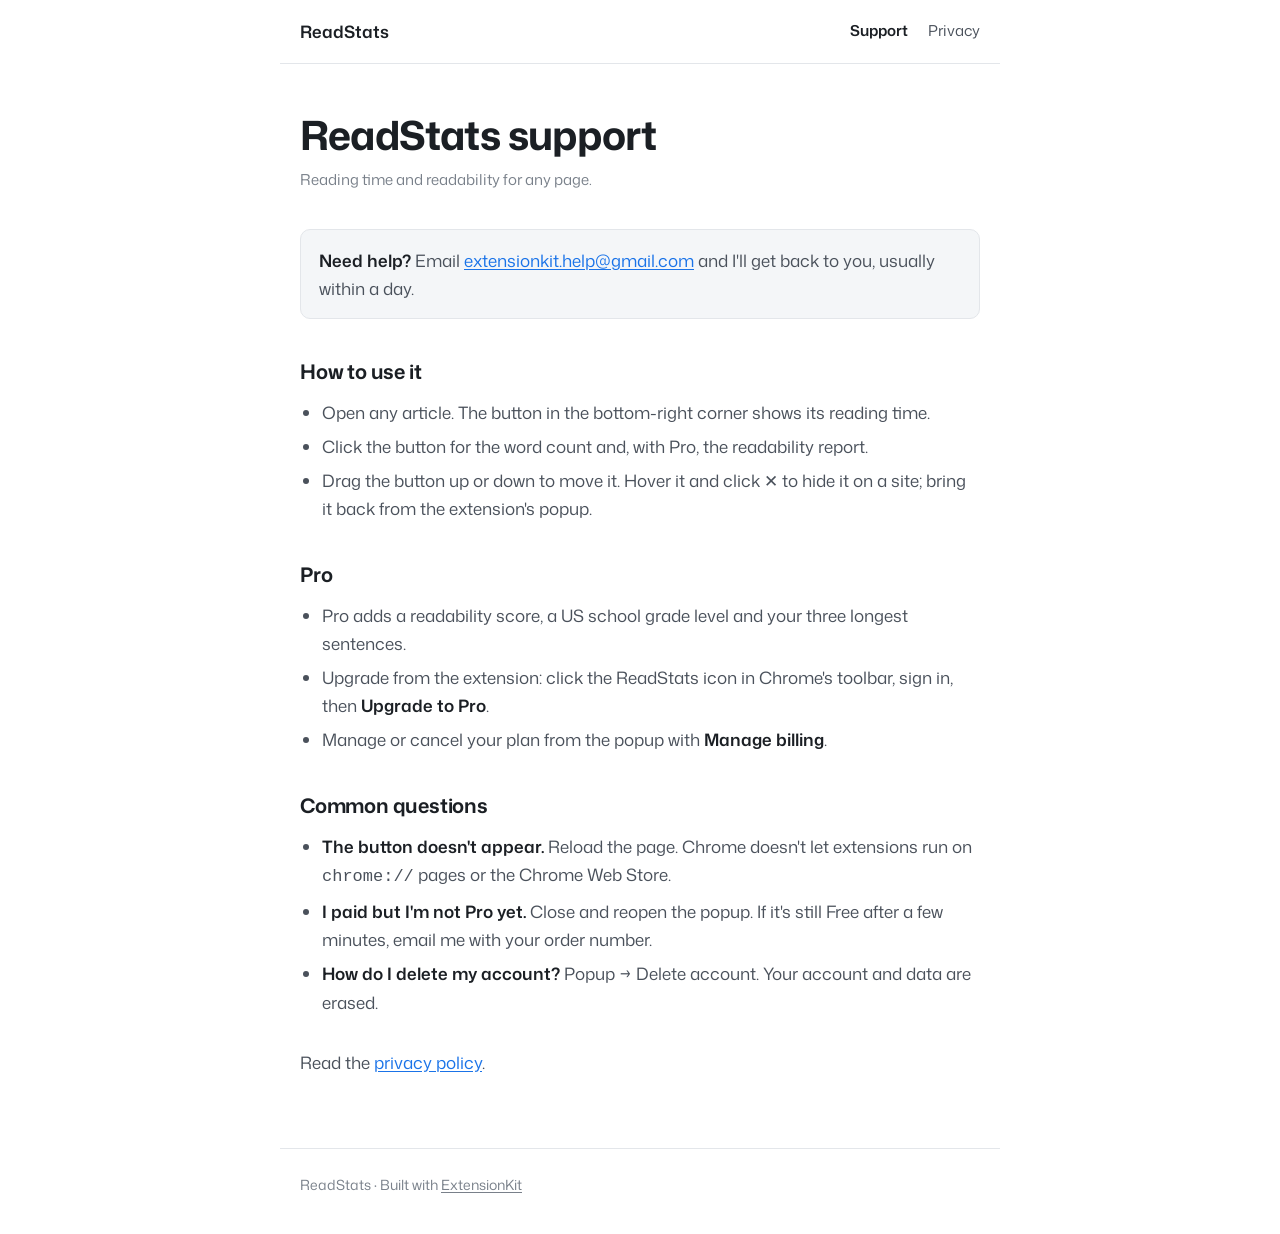
<file: readstats/index.html>
<!doctype html>
<html lang="en">
<head>
  <meta charset="utf-8" />
  <meta name="viewport" content="width=device-width, initial-scale=1" />
  <title>ReadStats — Support</title>
  <meta name="description" content="Help and support for the ReadStats Chrome extension." />
  <meta name="color-scheme" content="light" />
  <link rel="preconnect" href="https://fonts.googleapis.com" />
  <link rel="preconnect" href="https://fonts.gstatic.com" crossorigin />
  <link href="https://fonts.googleapis.com/css2?family=Mona+Sans:wght@400;600;700&display=swap" rel="stylesheet" />
  <link rel="stylesheet" href="../legal.css" />
</head>
<body>
  <header>
    <a href="./">ReadStats</a>
    <nav>
      <a href="./" aria-current="page">Support</a>
      <a href="privacy.html">Privacy</a>
    </nav>
  </header>

  <main>
    <h1>ReadStats support</h1>
    <p class="updated">Reading time and readability for any page.</p>

    <div class="box">
      <p><strong>Need help?</strong> Email <a href="mailto:extensionkit.help@gmail.com">extensionkit.help@gmail.com</a> and I'll get back to you, usually within a day.</p>
    </div>

    <h2>How to use it</h2>
    <ul>
      <li>Open any article. The button in the bottom-right corner shows its reading time.</li>
      <li>Click the button for the word count and, with Pro, the readability report.</li>
      <li>Drag the button up or down to move it. Hover it and click ✕ to hide it on a site; bring it back from the extension's popup.</li>
    </ul>

    <h2>Pro</h2>
    <ul>
      <li>Pro adds a readability score, a US school grade level and your three longest sentences.</li>
      <li>Upgrade from the extension: click the ReadStats icon in Chrome's toolbar, sign in, then <strong>Upgrade to Pro</strong>.</li>
      <li>Manage or cancel your plan from the popup with <strong>Manage billing</strong>.</li>
    </ul>

    <h2>Common questions</h2>
    <ul>
      <li><strong>The button doesn't appear.</strong> Reload the page. Chrome doesn't let extensions run on <code>chrome://</code> pages or the Chrome Web Store.</li>
      <li><strong>I paid but I'm not Pro yet.</strong> Close and reopen the popup. If it's still Free after a few minutes, email me with your order number.</li>
      <li><strong>How do I delete my account?</strong> Popup → Delete account. Your account and data are erased.</li>
    </ul>

    <p style="margin-top:32px">Read the <a href="privacy.html">privacy policy</a>.</p>
  </main>

  <footer>
    <span>ReadStats · Built with <a href="../">ExtensionKit</a></span>
  </footer>
</body>
</html>
</file>
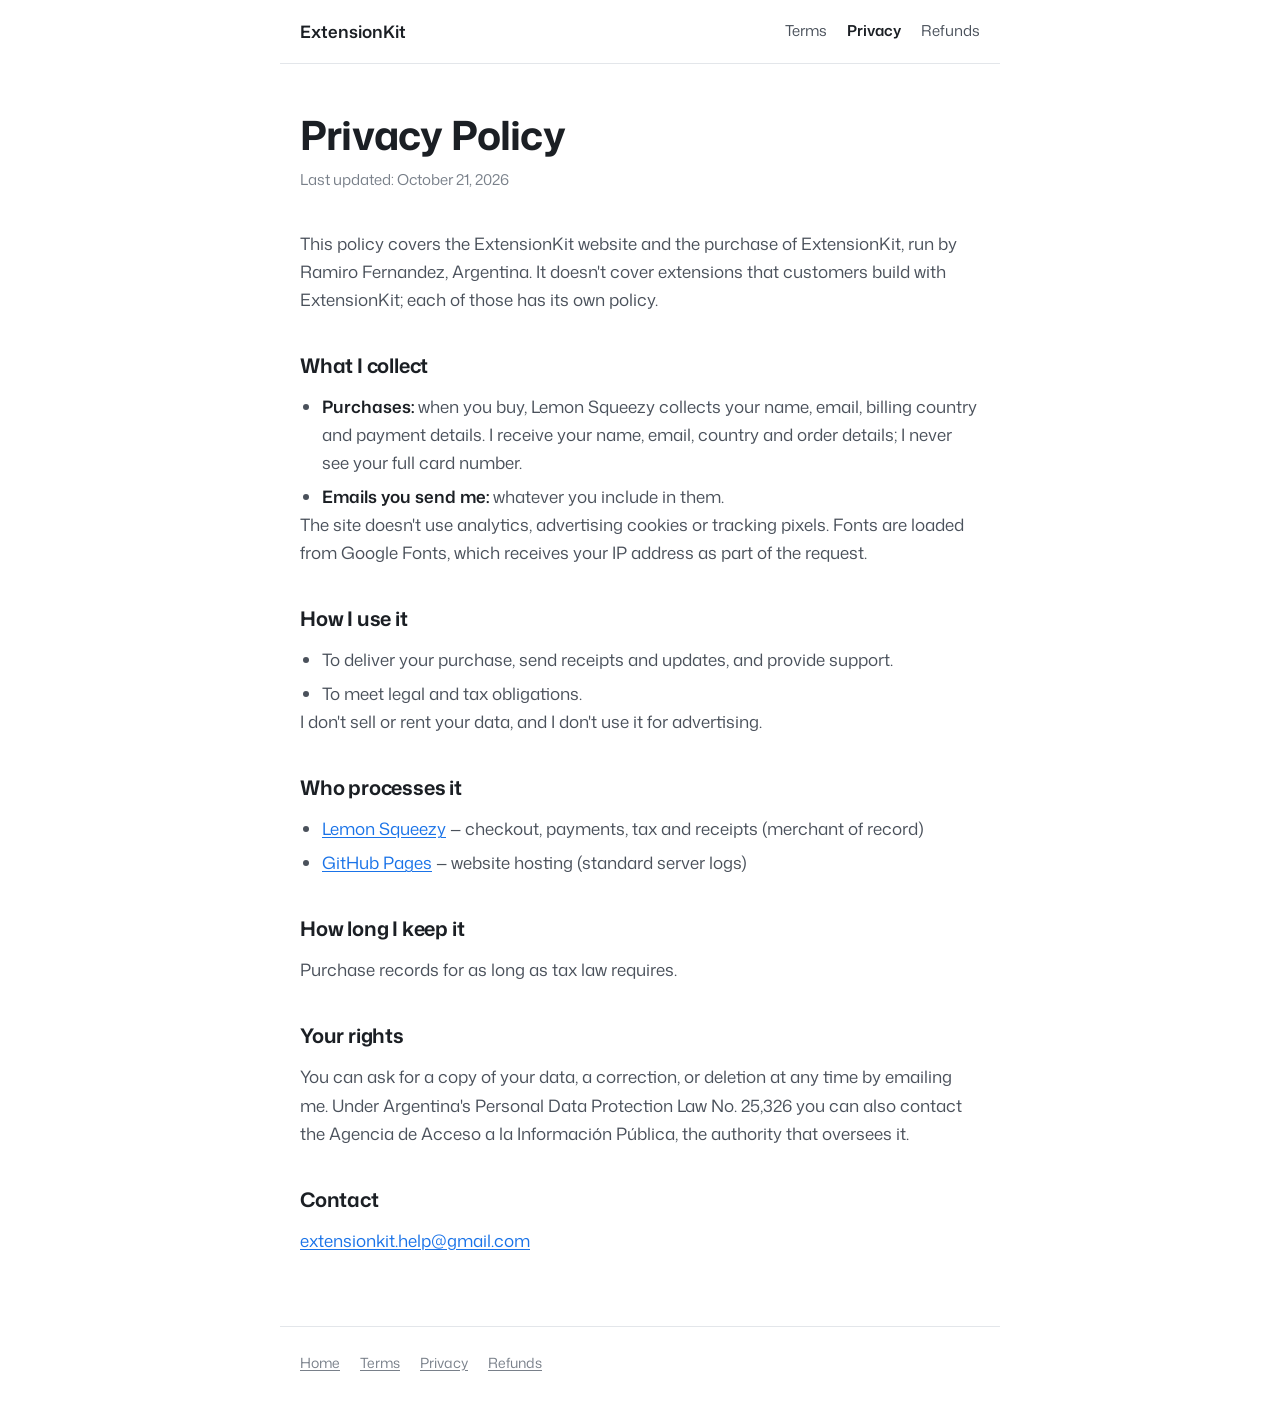
<file: privacy.html>
<!doctype html>
<html lang="en">
<head>
  <meta charset="utf-8" />
  <meta name="viewport" content="width=device-width, initial-scale=1" />
  <title>Privacy Policy · ExtensionKit</title>
  <meta name="description" content="How the ExtensionKit website handles your data." />
  <meta name="color-scheme" content="light" />
  <link rel="preconnect" href="https://fonts.googleapis.com" />
  <link rel="preconnect" href="https://fonts.gstatic.com" crossorigin />
  <link href="https://fonts.googleapis.com/css2?family=Mona+Sans:wght@400;600;700&display=swap" rel="stylesheet" />
  <link rel="stylesheet" href="legal.css" />
</head>
<body>
  <header>
    <a href="./">ExtensionKit</a>
    <nav>
      <a href="terms.html">Terms</a>
      <a href="privacy.html" aria-current="page">Privacy</a>
      <a href="refunds.html">Refunds</a>
    </nav>
  </header>

  <main>
    <h1>Privacy Policy</h1>
    <p class="updated">Last updated: October 21, 2026</p>

    <p>This policy covers the ExtensionKit website and the purchase of ExtensionKit, run by Ramiro Fernandez, Argentina. It doesn't cover extensions that customers build with ExtensionKit; each of those has its own policy.</p>

    <h2>What I collect</h2>
    <ul>
      <li><strong>Purchases:</strong> when you buy, Lemon Squeezy collects your name, email, billing country and payment details. I receive your name, email, country and order details; I never see your full card number.</li>
      <li><strong>Emails you send me:</strong> whatever you include in them.</li>
    </ul>
    <p>The site doesn't use analytics, advertising cookies or tracking pixels. Fonts are loaded from Google Fonts, which receives your IP address as part of the request.</p>

    <h2>How I use it</h2>
    <ul>
      <li>To deliver your purchase, send receipts and updates, and provide support.</li>
      <li>To meet legal and tax obligations.</li>
    </ul>
    <p>I don't sell or rent your data, and I don't use it for advertising.</p>

    <h2>Who processes it</h2>
    <ul>
      <li><a href="https://www.lemonsqueezy.com/privacy" rel="noopener">Lemon Squeezy</a> — checkout, payments, tax and receipts (merchant of record)</li>
      <li><a href="https://docs.github.com/site-policy/privacy-policies/github-general-privacy-statement" rel="noopener">GitHub Pages</a> — website hosting (standard server logs)</li>
    </ul>

    <h2>How long I keep it</h2>
    <p>Purchase records for as long as tax law requires.</p>

    <h2>Your rights</h2>
    <p>You can ask for a copy of your data, a correction, or deletion at any time by emailing me. Under Argentina's Personal Data Protection Law No. 25,326 you can also contact the Agencia de Acceso a la Información Pública, the authority that oversees it.</p>

    <h2>Contact</h2>
    <p><a href="mailto:extensionkit.help@gmail.com">extensionkit.help@gmail.com</a></p>
  </main>

  <footer>
    <a href="./">Home</a>
    <a href="terms.html">Terms</a>
    <a href="privacy.html">Privacy</a>
    <a href="refunds.html">Refunds</a>
  </footer>
</body>
</html>
</file>
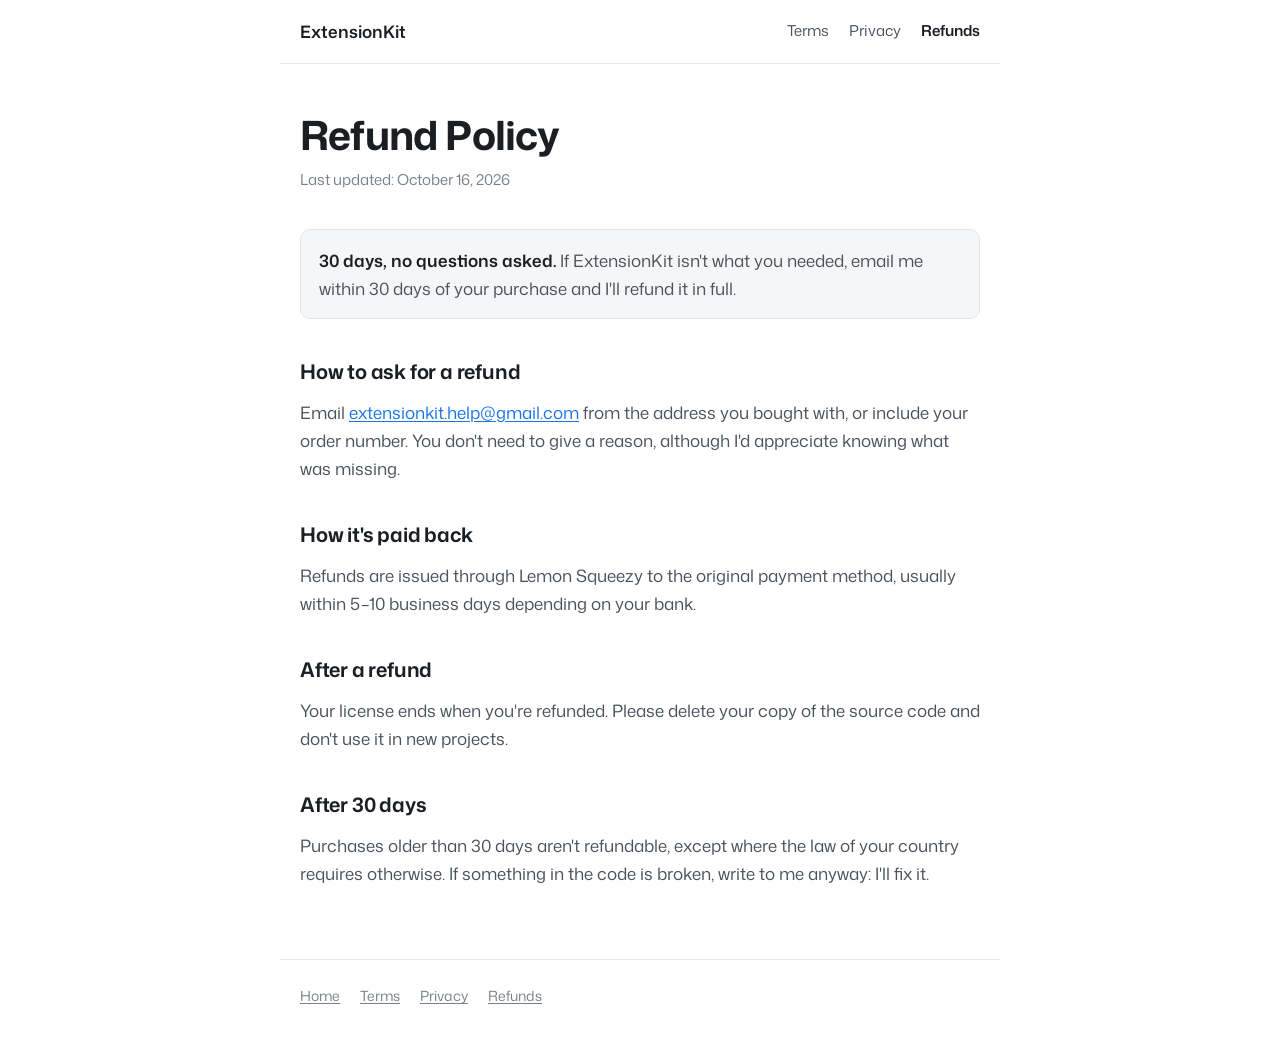
<file: refunds.html>
<!doctype html>
<html lang="en">
<head>
  <meta charset="utf-8" />
  <meta name="viewport" content="width=device-width, initial-scale=1" />
  <title>Refund Policy · ExtensionKit</title>
  <meta name="description" content="ExtensionKit's 30-day refund policy." />
  <meta name="color-scheme" content="light" />
  <link rel="preconnect" href="https://fonts.googleapis.com" />
  <link rel="preconnect" href="https://fonts.gstatic.com" crossorigin />
  <link href="https://fonts.googleapis.com/css2?family=Mona+Sans:wght@400;600;700&display=swap" rel="stylesheet" />
  <link rel="stylesheet" href="legal.css" />
</head>
<body>
  <header>
    <a href="./">ExtensionKit</a>
    <nav>
      <a href="terms.html">Terms</a>
      <a href="privacy.html">Privacy</a>
      <a href="refunds.html" aria-current="page">Refunds</a>
    </nav>
  </header>

  <main>
    <h1>Refund Policy</h1>
    <p class="updated">Last updated: October 16, 2026</p>

    <div class="box">
      <p><strong>30 days, no questions asked.</strong> If ExtensionKit isn't what you needed, email me within 30 days of your purchase and I'll refund it in full.</p>
    </div>

    <h2>How to ask for a refund</h2>
    <p>Email <a href="mailto:extensionkit.help@gmail.com">extensionkit.help@gmail.com</a> from the address you bought with, or include your order number. You don't need to give a reason, although I'd appreciate knowing what was missing.</p>

    <h2>How it's paid back</h2>
    <p>Refunds are issued through Lemon Squeezy to the original payment method, usually within 5–10 business days depending on your bank.</p>

    <h2>After a refund</h2>
    <p>Your license ends when you're refunded. Please delete your copy of the source code and don't use it in new projects.</p>

    <h2>After 30 days</h2>
    <p>Purchases older than 30 days aren't refundable, except where the law of your country requires otherwise. If something in the code is broken, write to me anyway: I'll fix it.</p>
  </main>

  <footer>
    <a href="./">Home</a>
    <a href="terms.html">Terms</a>
    <a href="privacy.html">Privacy</a>
    <a href="refunds.html">Refunds</a>
  </footer>
</body>
</html>
</file>
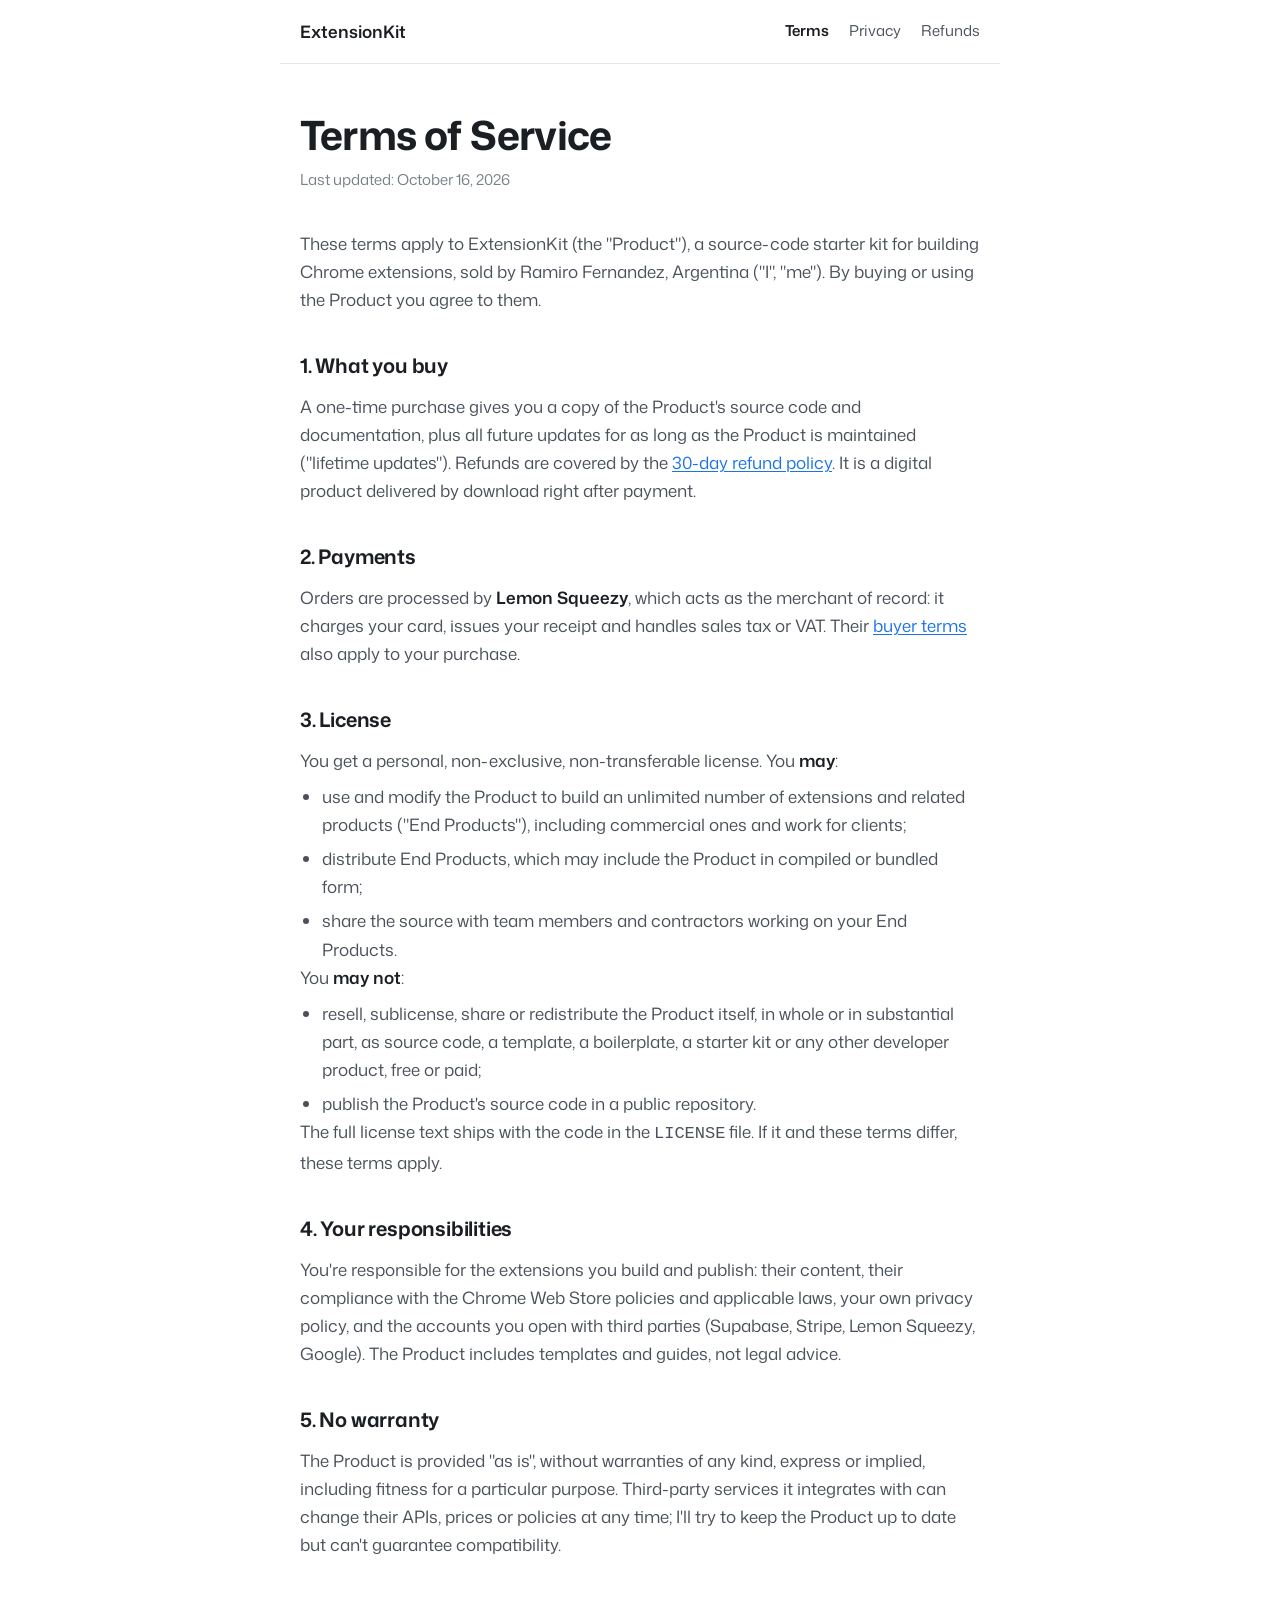
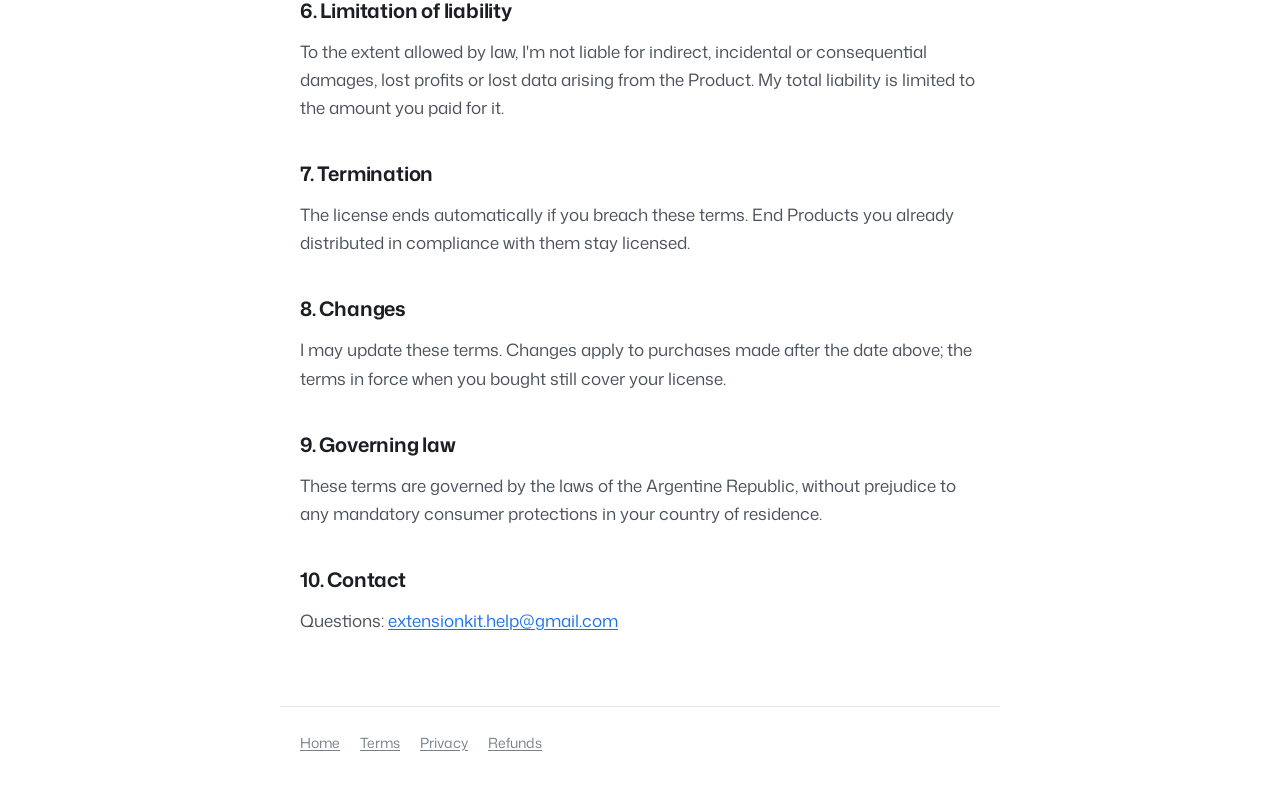
<file: terms.html>
<!doctype html>
<html lang="en">
<head>
  <meta charset="utf-8" />
  <meta name="viewport" content="width=device-width, initial-scale=1" />
  <title>Terms of Service · ExtensionKit</title>
  <meta name="description" content="Terms of Service and license for ExtensionKit." />
  <meta name="color-scheme" content="light" />
  <link rel="preconnect" href="https://fonts.googleapis.com" />
  <link rel="preconnect" href="https://fonts.gstatic.com" crossorigin />
  <link href="https://fonts.googleapis.com/css2?family=Mona+Sans:wght@400;600;700&display=swap" rel="stylesheet" />
  <link rel="stylesheet" href="legal.css" />
</head>
<body>
  <header>
    <a href="./">ExtensionKit</a>
    <nav>
      <a href="terms.html" aria-current="page">Terms</a>
      <a href="privacy.html">Privacy</a>
      <a href="refunds.html">Refunds</a>
    </nav>
  </header>

  <main>
    <h1>Terms of Service</h1>
    <p class="updated">Last updated: October 16, 2026</p>

    <p>These terms apply to ExtensionKit (the "Product"), a source-code starter kit for building Chrome extensions, sold by Ramiro Fernandez, Argentina ("I", "me"). By buying or using the Product you agree to them.</p>

    <h2>1. What you buy</h2>
    <p>A one-time purchase gives you a copy of the Product's source code and documentation, plus all future updates for as long as the Product is maintained ("lifetime updates"). Refunds are covered by the <a href="refunds.html">30-day refund policy</a>. It is a digital product delivered by download right after payment.</p>

    <h2>2. Payments</h2>
    <p>Orders are processed by <strong>Lemon Squeezy</strong>, which acts as the merchant of record: it charges your card, issues your receipt and handles sales tax or VAT. Their <a href="https://www.lemonsqueezy.com/buyer-terms" rel="noopener">buyer terms</a> also apply to your purchase.</p>

    <h2>3. License</h2>
    <p>You get a personal, non-exclusive, non-transferable license. You <strong>may</strong>:</p>
    <ul>
      <li>use and modify the Product to build an unlimited number of extensions and related products ("End Products"), including commercial ones and work for clients;</li>
      <li>distribute End Products, which may include the Product in compiled or bundled form;</li>
      <li>share the source with team members and contractors working on your End Products.</li>
    </ul>
    <p>You <strong>may not</strong>:</p>
    <ul>
      <li>resell, sublicense, share or redistribute the Product itself, in whole or in substantial part, as source code, a template, a boilerplate, a starter kit or any other developer product, free or paid;</li>
      <li>publish the Product's source code in a public repository.</li>
    </ul>
    <p>The full license text ships with the code in the <code>LICENSE</code> file. If it and these terms differ, these terms apply.</p>

    <h2>4. Your responsibilities</h2>
    <p>You're responsible for the extensions you build and publish: their content, their compliance with the Chrome Web Store policies and applicable laws, your own privacy policy, and the accounts you open with third parties (Supabase, Stripe, Lemon Squeezy, Google). The Product includes templates and guides, not legal advice.</p>

    <h2>5. No warranty</h2>
    <p>The Product is provided "as is", without warranties of any kind, express or implied, including fitness for a particular purpose. Third-party services it integrates with can change their APIs, prices or policies at any time; I'll try to keep the Product up to date but can't guarantee compatibility.</p>

    <h2>6. Limitation of liability</h2>
    <p>To the extent allowed by law, I'm not liable for indirect, incidental or consequential damages, lost profits or lost data arising from the Product. My total liability is limited to the amount you paid for it.</p>

    <h2>7. Termination</h2>
    <p>The license ends automatically if you breach these terms. End Products you already distributed in compliance with them stay licensed.</p>

    <h2>8. Changes</h2>
    <p>I may update these terms. Changes apply to purchases made after the date above; the terms in force when you bought still cover your license.</p>

    <h2>9. Governing law</h2>
    <p>These terms are governed by the laws of the Argentine Republic, without prejudice to any mandatory consumer protections in your country of residence.</p>

    <h2>10. Contact</h2>
    <p>Questions: <a href="mailto:extensionkit.help@gmail.com">extensionkit.help@gmail.com</a></p>
  </main>

  <footer>
    <a href="./">Home</a>
    <a href="terms.html">Terms</a>
    <a href="privacy.html">Privacy</a>
    <a href="refunds.html">Refunds</a>
  </footer>
</body>
</html>
</file>
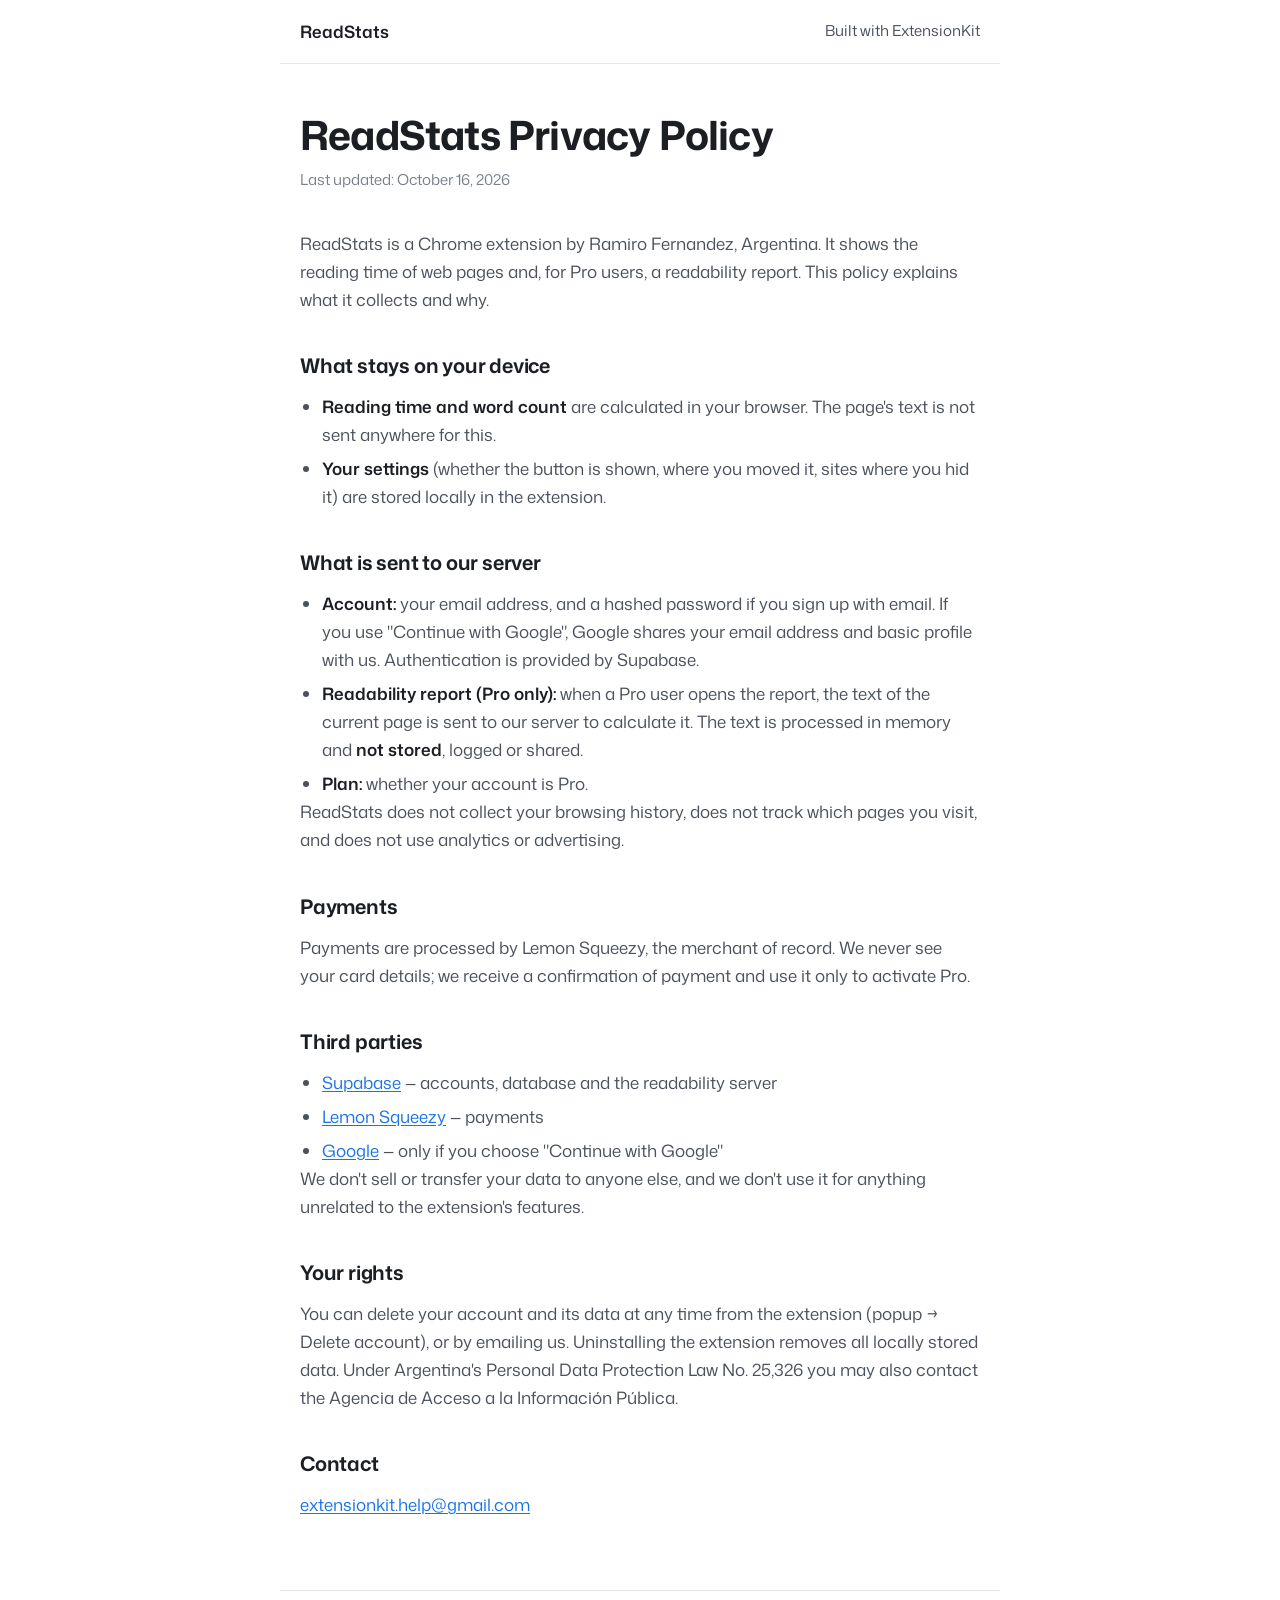
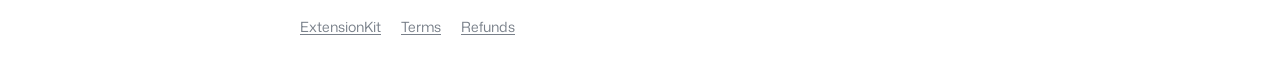
<file: readstats/privacy.html>
<!doctype html>
<html lang="en">
<head>
  <meta charset="utf-8" />
  <meta name="viewport" content="width=device-width, initial-scale=1" />
  <title>ReadStats Privacy Policy</title>
  <meta name="description" content="How the ReadStats Chrome extension handles your data." />
  <meta name="color-scheme" content="light" />
  <link rel="preconnect" href="https://fonts.googleapis.com" />
  <link rel="preconnect" href="https://fonts.gstatic.com" crossorigin />
  <link href="https://fonts.googleapis.com/css2?family=Mona+Sans:wght@400;600;700&display=swap" rel="stylesheet" />
  <link rel="stylesheet" href="../legal.css" />
</head>
<body>
  <header>
    <a href="./privacy.html">ReadStats</a>
    <nav>
      <a href="../">Built with ExtensionKit</a>
    </nav>
  </header>

  <main>
    <h1>ReadStats Privacy Policy</h1>
    <p class="updated">Last updated: October 16, 2026</p>

    <p>ReadStats is a Chrome extension by Ramiro Fernandez, Argentina. It shows the reading time of web pages and, for Pro users, a readability report. This policy explains what it collects and why.</p>

    <h2>What stays on your device</h2>
    <ul>
      <li><strong>Reading time and word count</strong> are calculated in your browser. The page's text is not sent anywhere for this.</li>
      <li><strong>Your settings</strong> (whether the button is shown, where you moved it, sites where you hid it) are stored locally in the extension.</li>
    </ul>

    <h2>What is sent to our server</h2>
    <ul>
      <li><strong>Account:</strong> your email address, and a hashed password if you sign up with email. If you use "Continue with Google", Google shares your email address and basic profile with us. Authentication is provided by Supabase.</li>
      <li><strong>Readability report (Pro only):</strong> when a Pro user opens the report, the text of the current page is sent to our server to calculate it. The text is processed in memory and <strong>not stored</strong>, logged or shared.</li>
      <li><strong>Plan:</strong> whether your account is Pro.</li>
    </ul>
    <p>ReadStats does not collect your browsing history, does not track which pages you visit, and does not use analytics or advertising.</p>

    <h2>Payments</h2>
    <p>Payments are processed by Lemon Squeezy, the merchant of record. We never see your card details; we receive a confirmation of payment and use it only to activate Pro.</p>

    <h2>Third parties</h2>
    <ul>
      <li><a href="https://supabase.com/privacy" rel="noopener">Supabase</a> — accounts, database and the readability server</li>
      <li><a href="https://www.lemonsqueezy.com/privacy" rel="noopener">Lemon Squeezy</a> — payments</li>
      <li><a href="https://policies.google.com/privacy" rel="noopener">Google</a> — only if you choose "Continue with Google"</li>
    </ul>
    <p>We don't sell or transfer your data to anyone else, and we don't use it for anything unrelated to the extension's features.</p>

    <h2>Your rights</h2>
    <p>You can delete your account and its data at any time from the extension (popup → Delete account), or by emailing us. Uninstalling the extension removes all locally stored data. Under Argentina's Personal Data Protection Law No. 25,326 you may also contact the Agencia de Acceso a la Información Pública.</p>

    <h2>Contact</h2>
    <p><a href="mailto:extensionkit.help@gmail.com">extensionkit.help@gmail.com</a></p>
  </main>

  <footer>
    <a href="../">ExtensionKit</a>
    <a href="../terms.html">Terms</a>
    <a href="../refunds.html">Refunds</a>
  </footer>
</body>
</html>
</file>
<file: legal.css>
:root {
  --bg: #ffffff;
  --bg-2: #f4f6f8;
  --ink: #1b1f24;
  --ink-2: #4a515b;
  --ink-3: #79808a;
  --line: #e3e6ea;
  --blue: #1a73e8;
  --sans: 'Mona Sans', system-ui, -apple-system, 'Segoe UI', sans-serif;
}
* { box-sizing: border-box; margin: 0; padding: 0; }
body { background: var(--bg); color: var(--ink); font: 400 17px/1.65 var(--sans); -webkit-font-smoothing: antialiased; }
a { color: var(--blue); text-underline-offset: 2px; }
header, main, footer { max-width: 720px; margin: 0 auto; padding: 0 20px; }
header { display: flex; justify-content: space-between; align-items: center; height: 64px; border-bottom: 1px solid var(--line); }
header a { color: var(--ink); text-decoration: none; font-weight: 600; }
header nav { display: flex; gap: 20px; font-size: 15px; }
header nav a { font-weight: 400; color: var(--ink-2); }
header nav a[aria-current='page'] { color: var(--ink); font-weight: 600; }
main { padding-top: 48px; padding-bottom: 72px; }
h1 { font-size: clamp(30px, 5vw, 40px); line-height: 1.15; letter-spacing: -0.02em; font-weight: 700; }
.updated { color: var(--ink-3); font-size: 15px; margin: 10px 0 36px; }
h2 { font-size: 20px; font-weight: 650; margin: 36px 0 10px; letter-spacing: -0.01em; }
p, li { color: var(--ink-2); }
p + p { margin-top: 12px; }
ul { padding-left: 22px; margin-top: 8px; }
li + li { margin-top: 6px; }
strong { color: var(--ink); font-weight: 600; }
.box { background: var(--bg-2); border: 1px solid var(--line); border-radius: 10px; padding: 16px 18px; margin-top: 8px; }
footer { border-top: 1px solid var(--line); padding-top: 24px; padding-bottom: 40px; color: var(--ink-3); font-size: 14px; display: flex; flex-wrap: wrap; gap: 8px 20px; }
footer a { color: var(--ink-3); }
@media (max-width: 520px) { header nav { gap: 14px; font-size: 14px; } }
</file>
